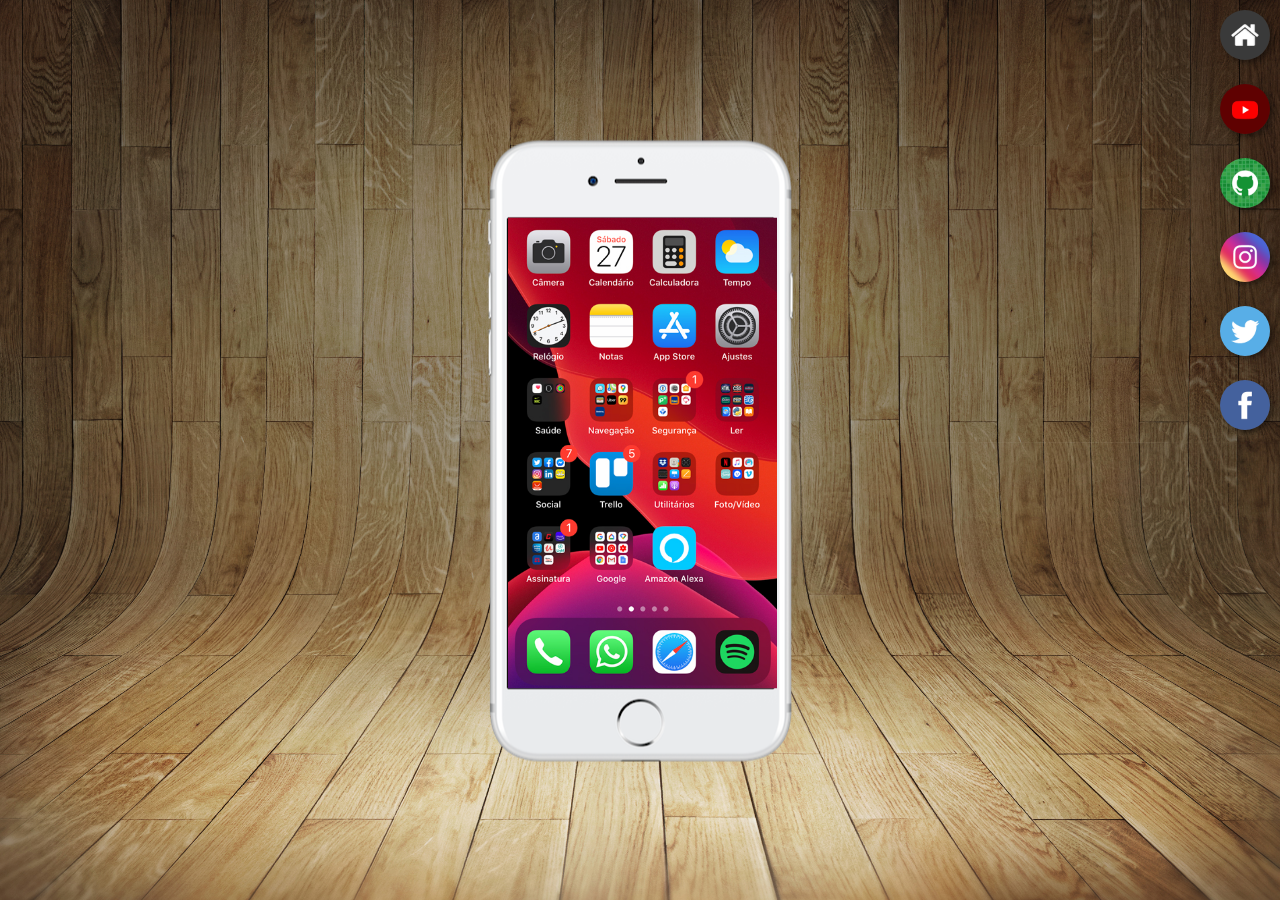
<file: index.html>
<!DOCTYPE html>
<html lang="pt-br">
<head>
    <meta charset="UTF-8">
    <meta name="viewport" content="width=device-width, initial-scale=1.0">
    <link rel="shortcut icon" href="favicon.ico" type="image/x-icon">
    <title>projeto rede socias</title>
    <link rel="stylesheet" href="estilos/style.css">
</head>
<body>
    <main>
        <section id="telefone">
            <iframe src="home.html" name="tela" id="tela" frameborder="0"></iframe>
        </section>
        <section id="redes-sociais">
            <a href="home.html" target="tela"><img src="imagens/logo-home.jpg" alt=""></a><br>
            <a href="youtube.html" target="tela"><img src="imagens/logo-youtube.jpg" alt="YouTube"></a><br>
            <a href="github.html" target="tela"><img src="imagens/logo-github.jpg" alt="GitHub"></a><br>
            <a href="instagram.html" target="tela"><img src="imagens/logo-instagram.jpg" alt="Instagram"></a><br>
            <a href="twiter.html" target="tela"><img src="imagens/logo-twitter.jpg" alt="Twitter"></a><br>
            <a href="facebook.html" target="tela"><img src="imagens/logo-facebook.jpg" alt="Facebook"></a>
        </section>
    </main>
</body>
</html>
</file>
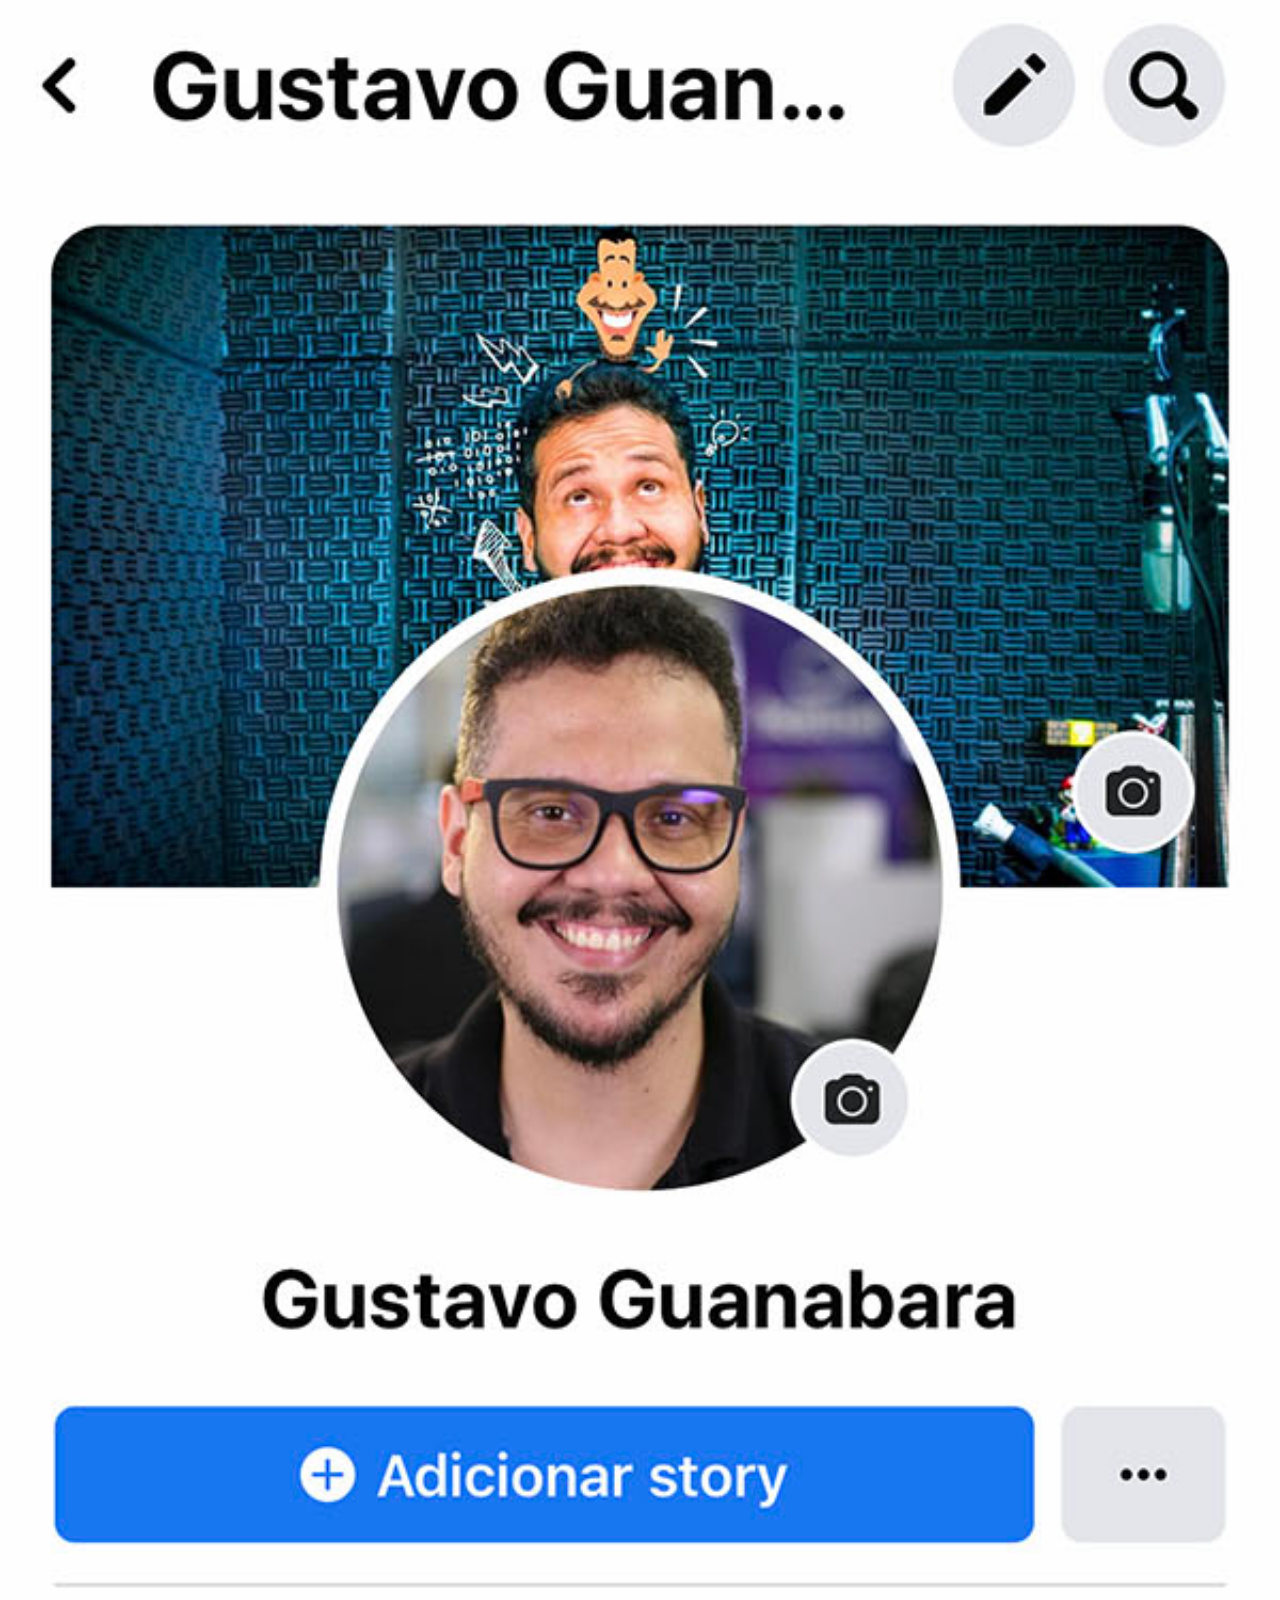
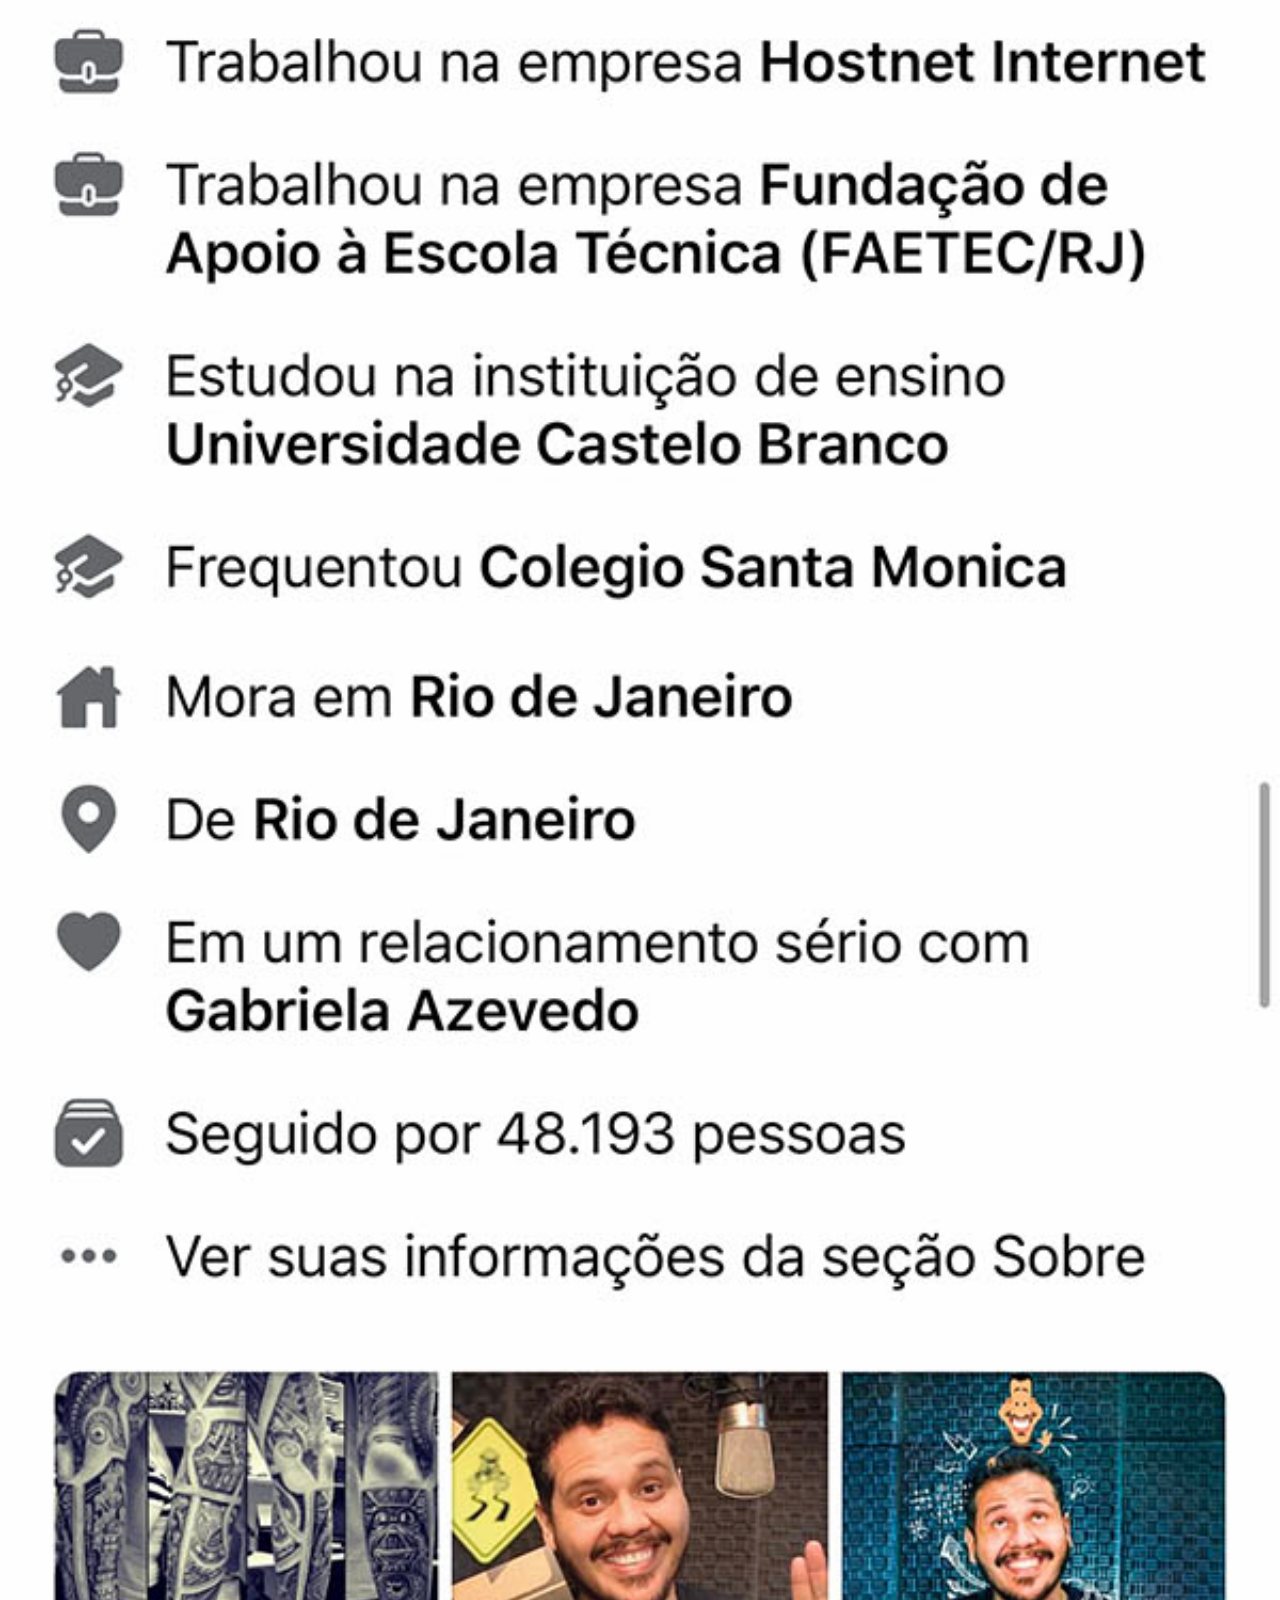
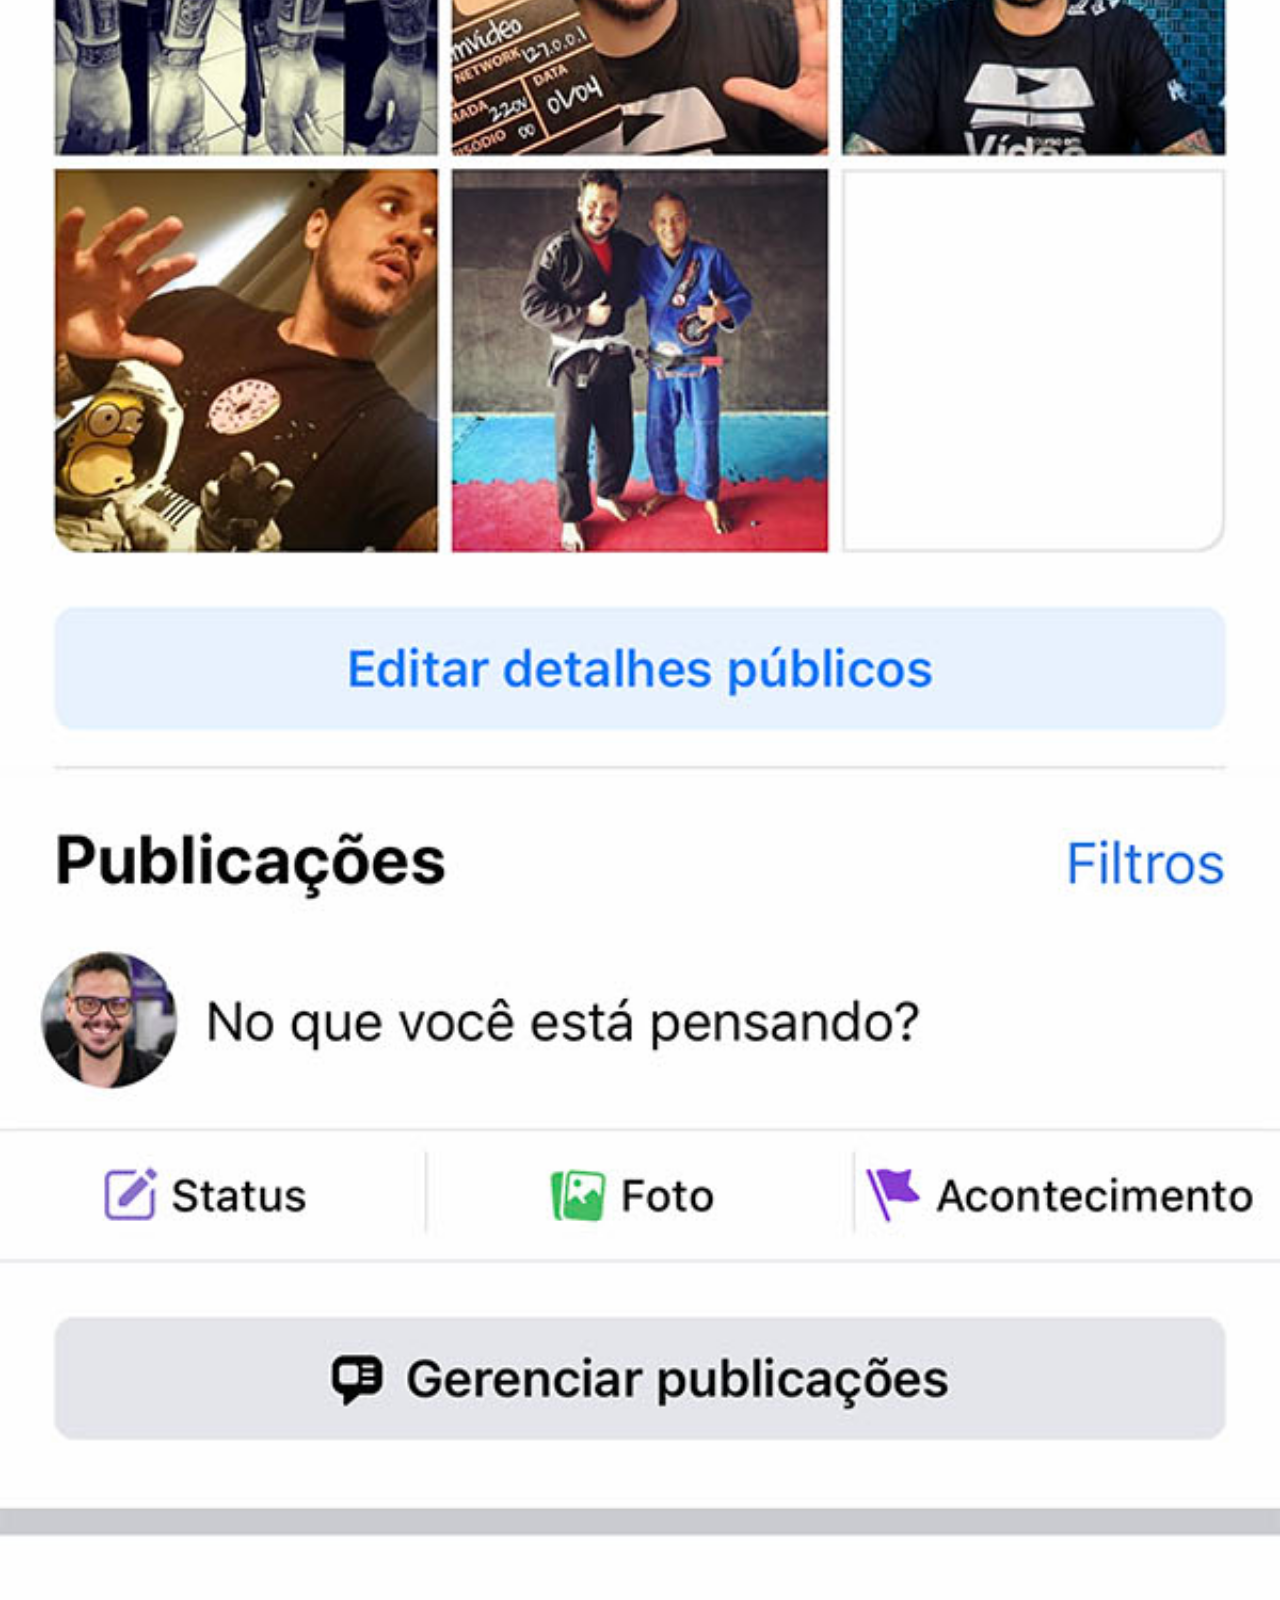
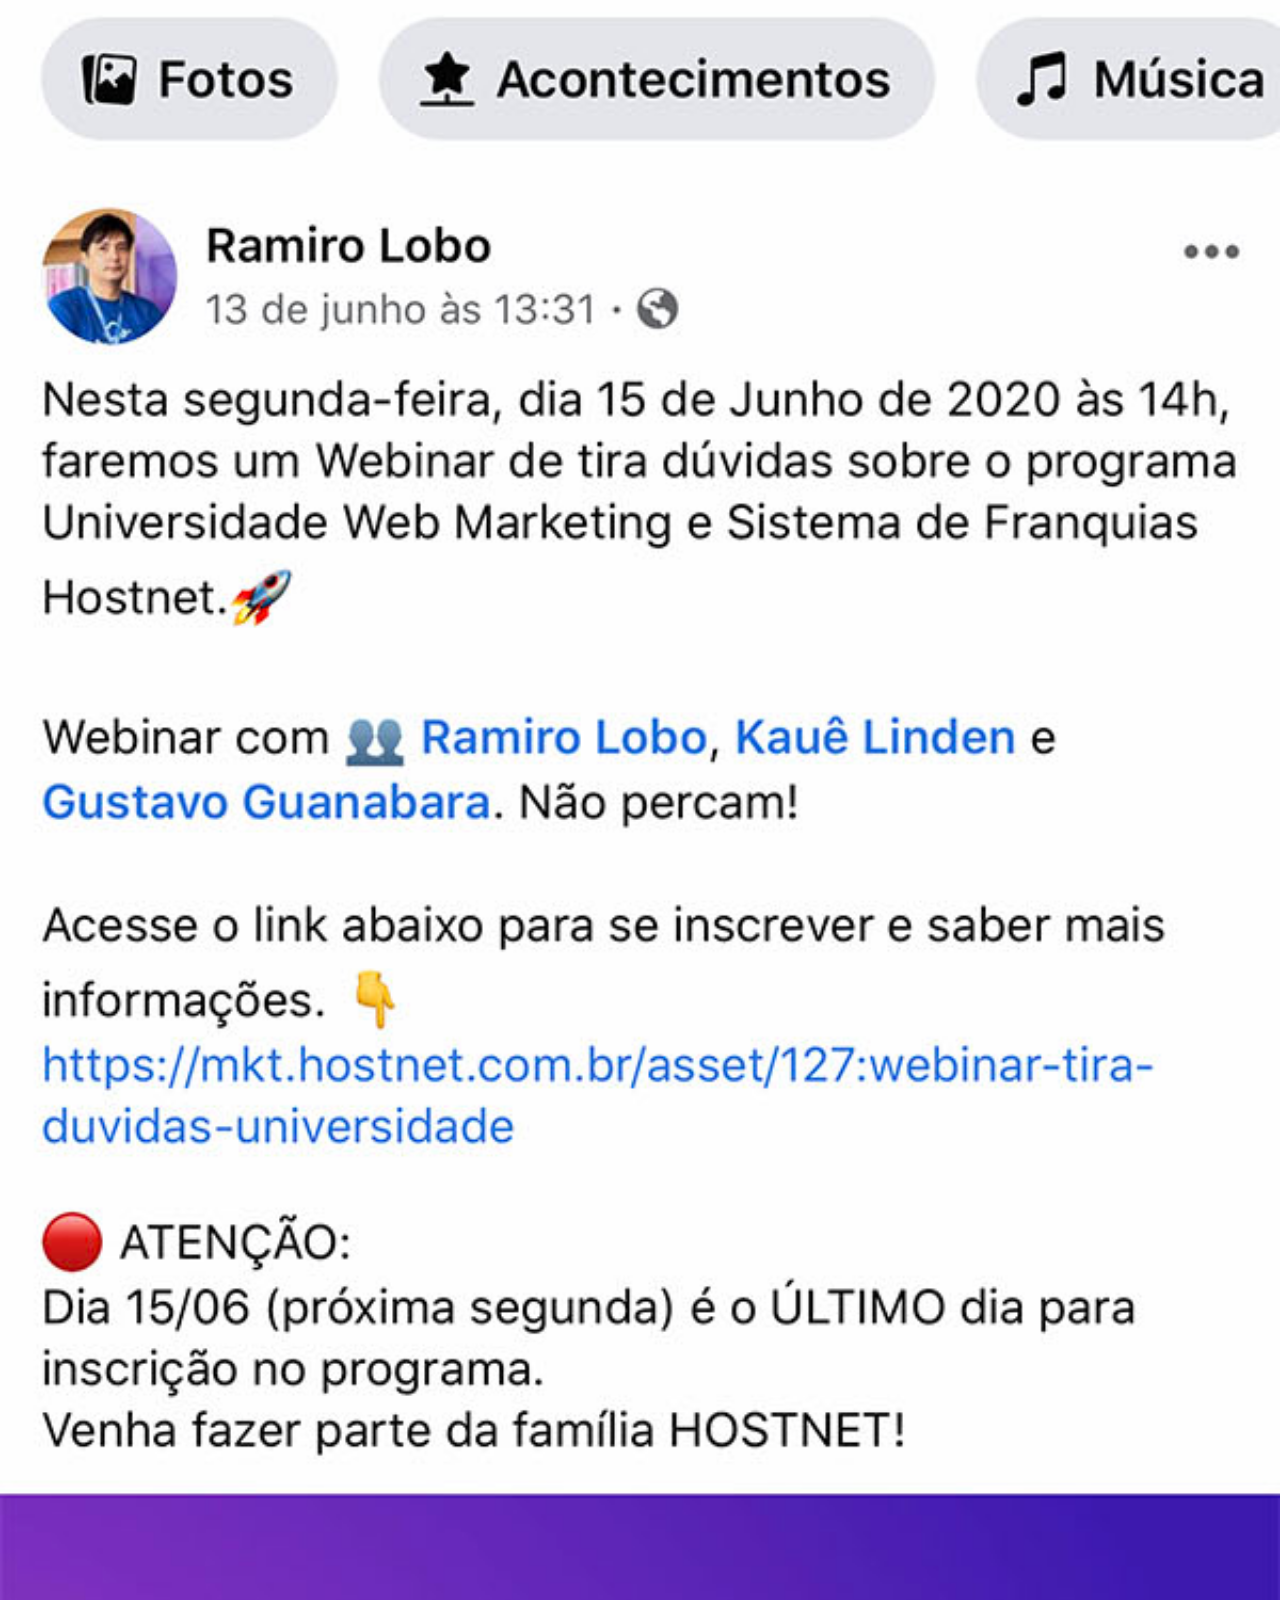
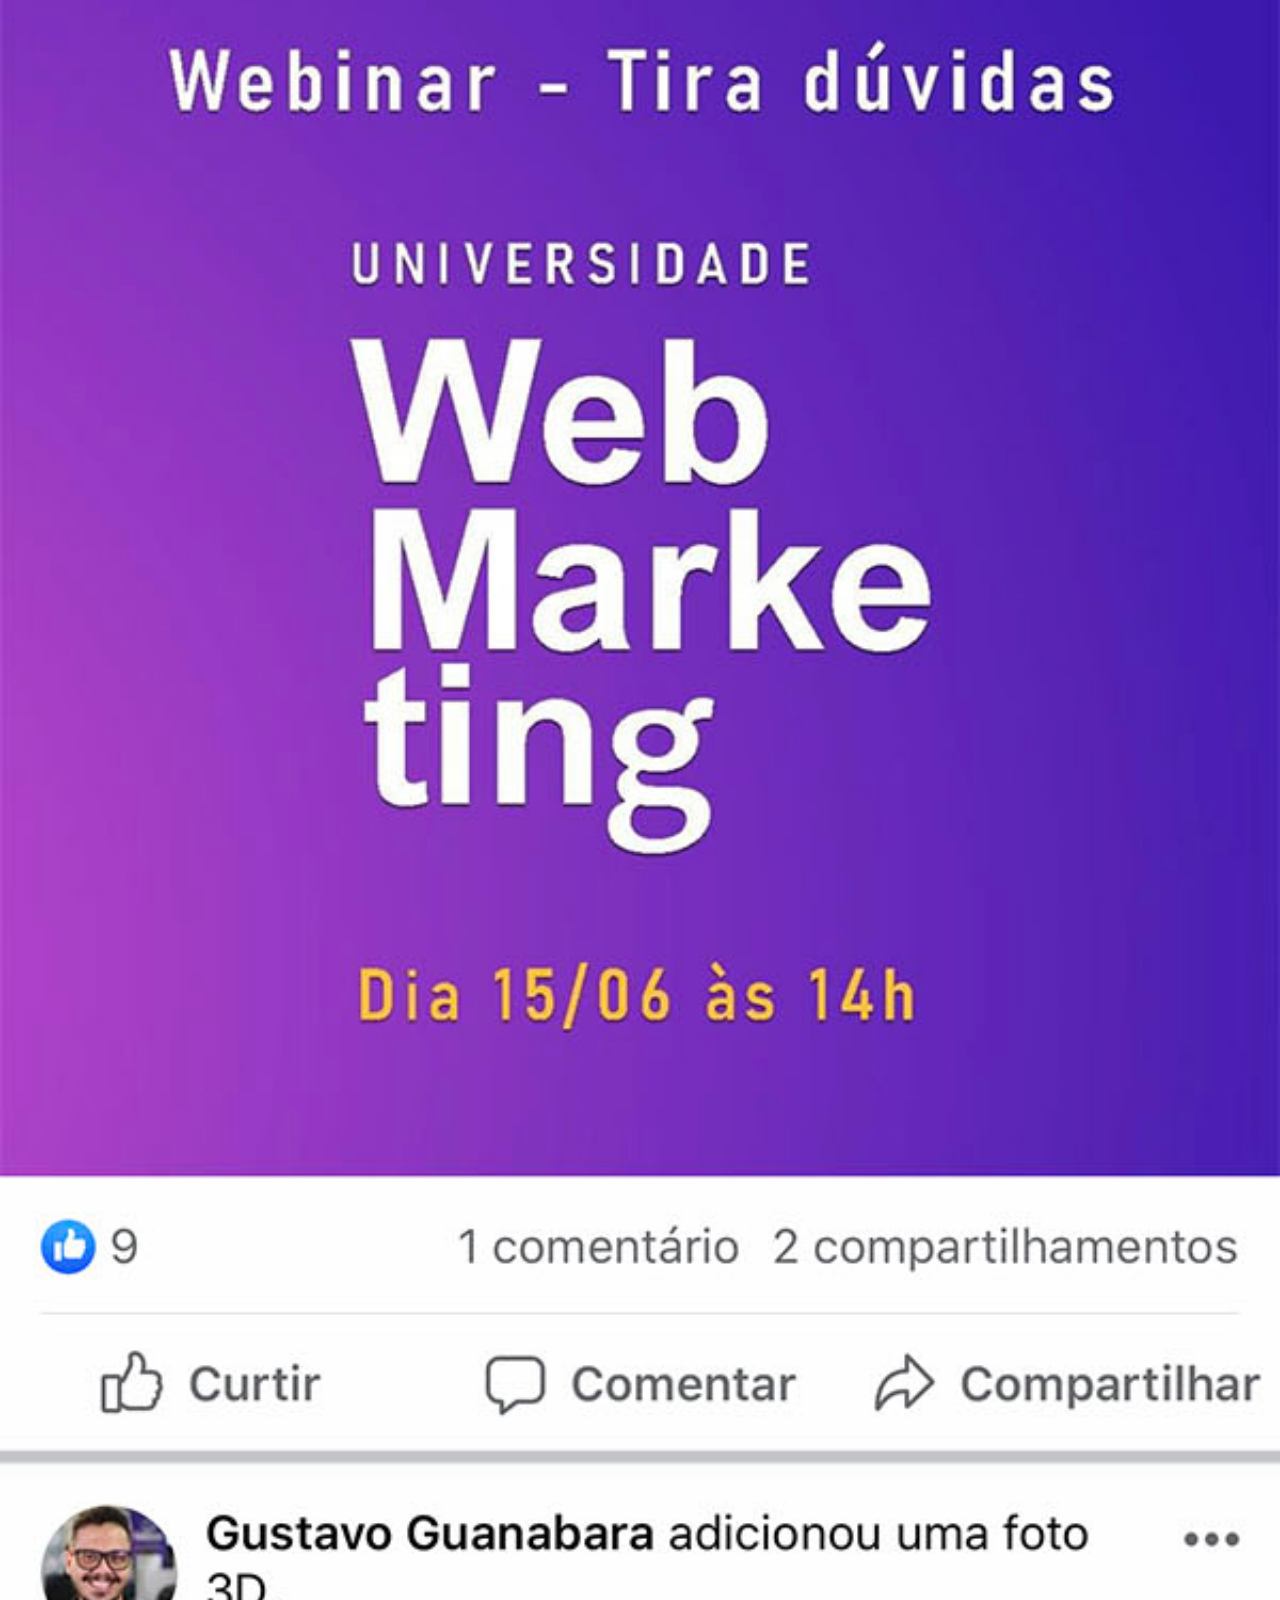
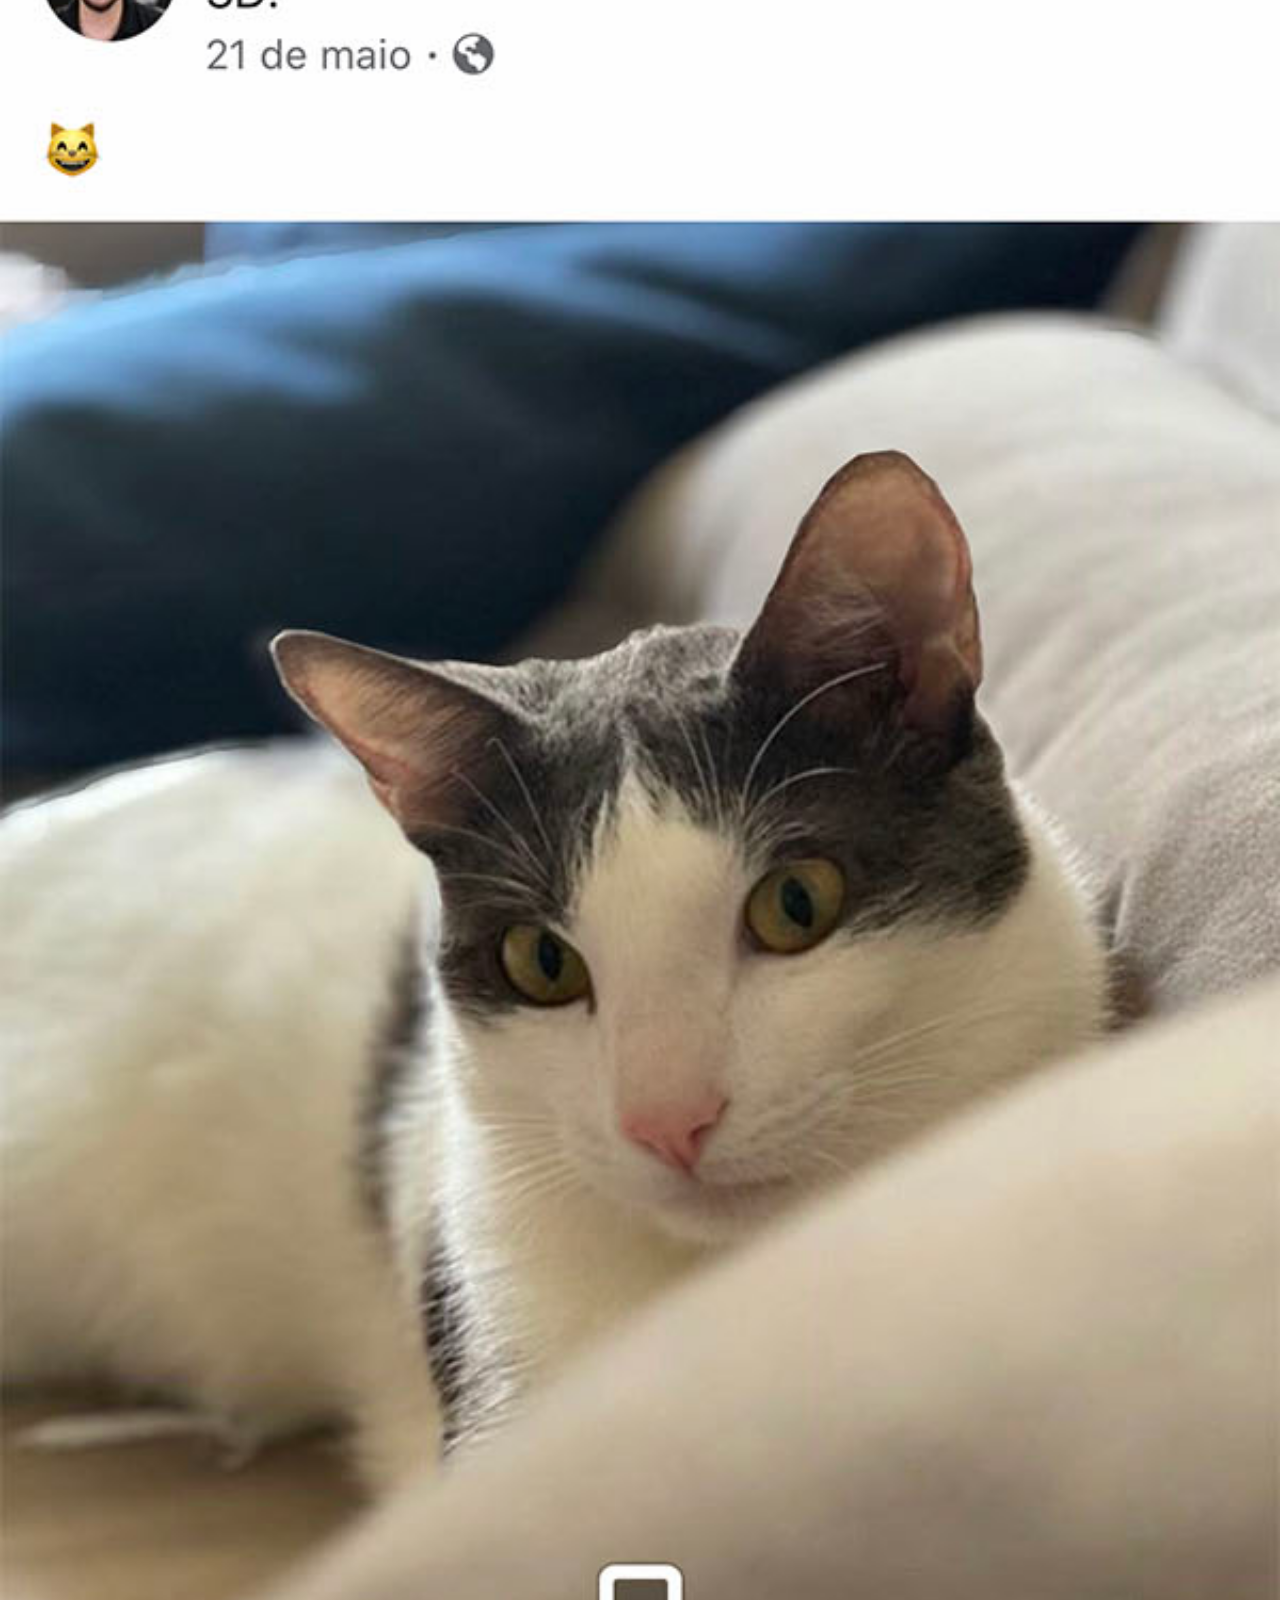
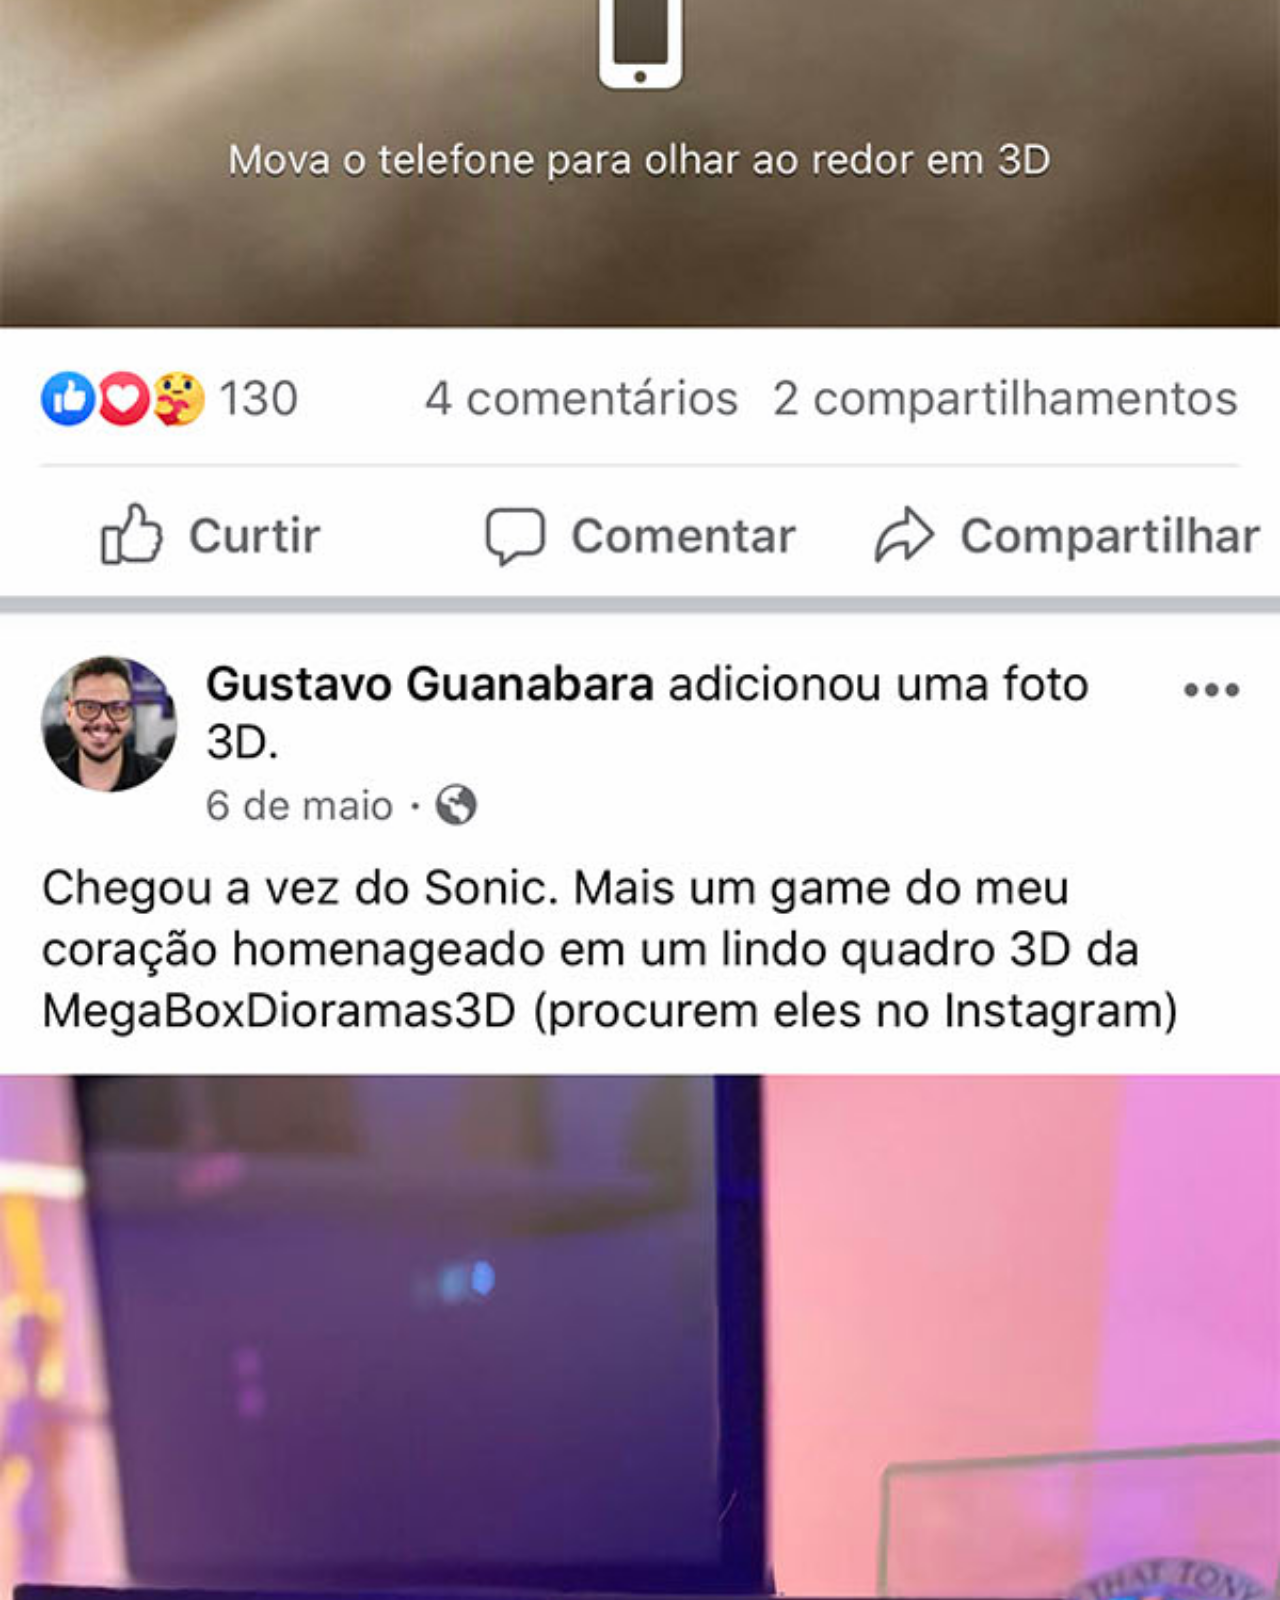
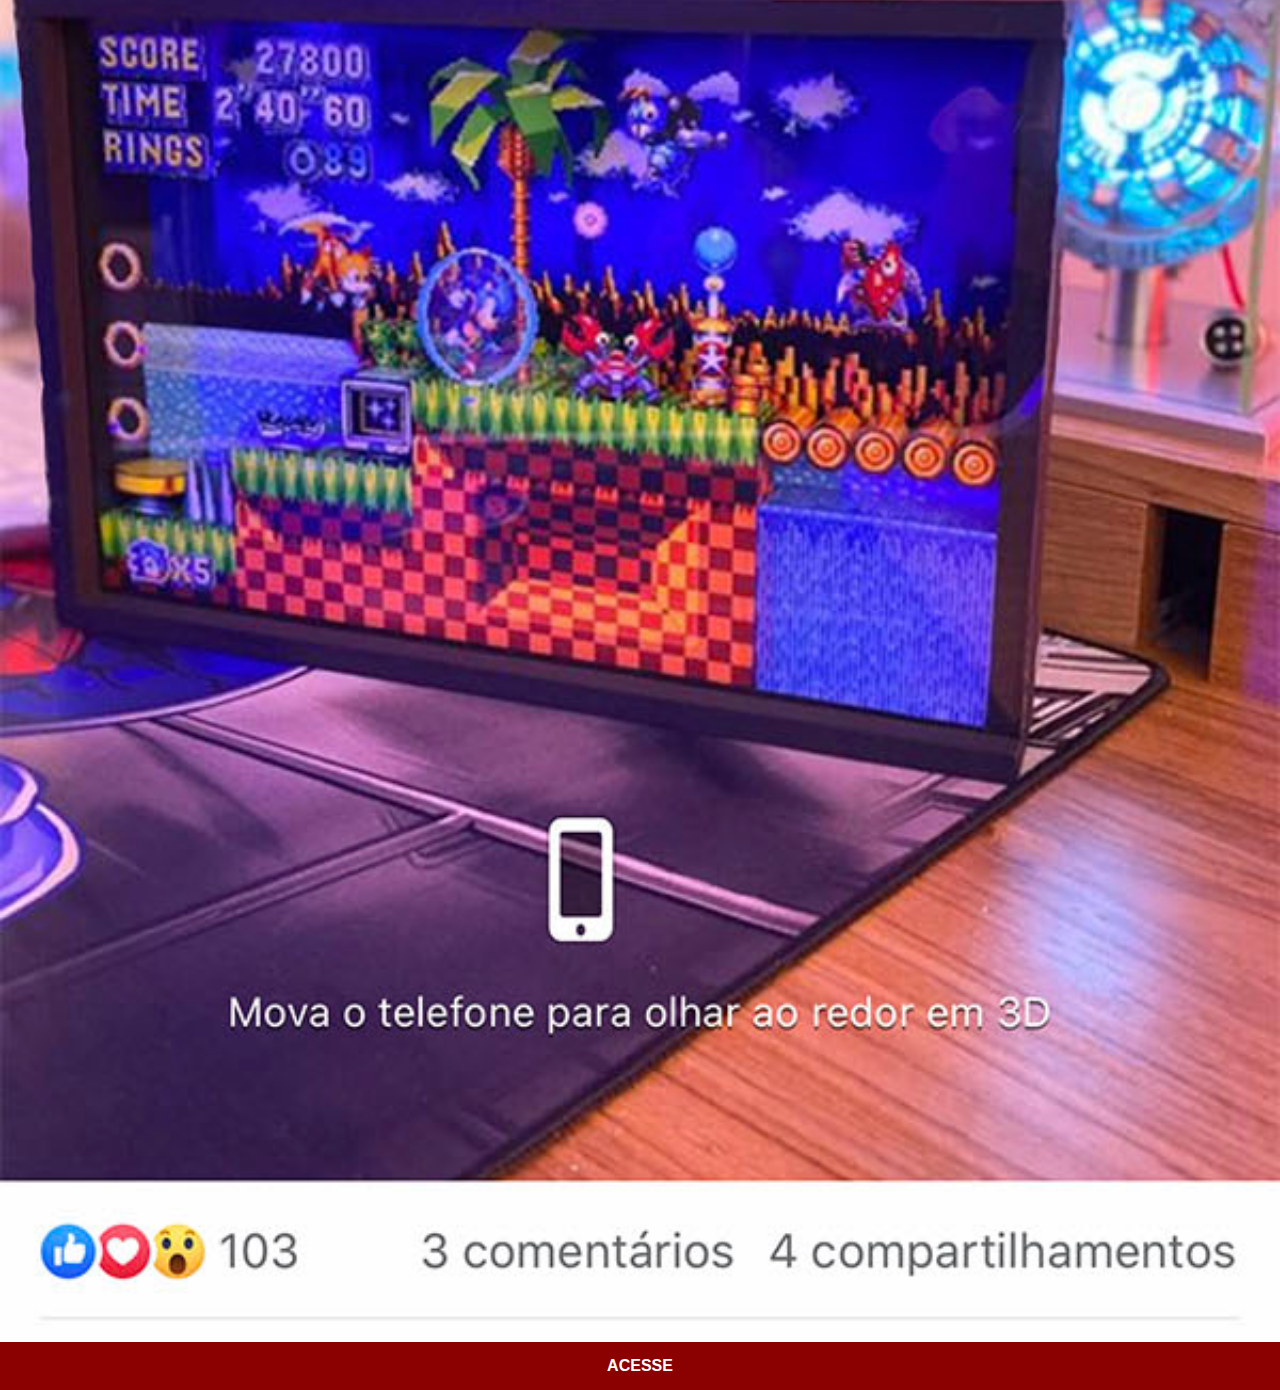
<file: facebook.html>
<!DOCTYPE html>
<html lang="pt-br">
<head>
    <meta charset="UTF-8">
    <meta name="viewport" content="width=device-width, initial-scale=1.0">
    <title>Facebook</title>
    <link rel="stylesheet" href="estilos/social.css">
</head>
<body>
    <img src="imagens/tela-facebook.jpg" alt="Facebook">
    <a href="https://www.Facebook.com/cassiofelippi/" target="_blank">ACESSE</a>
</body>
</html>
</file>
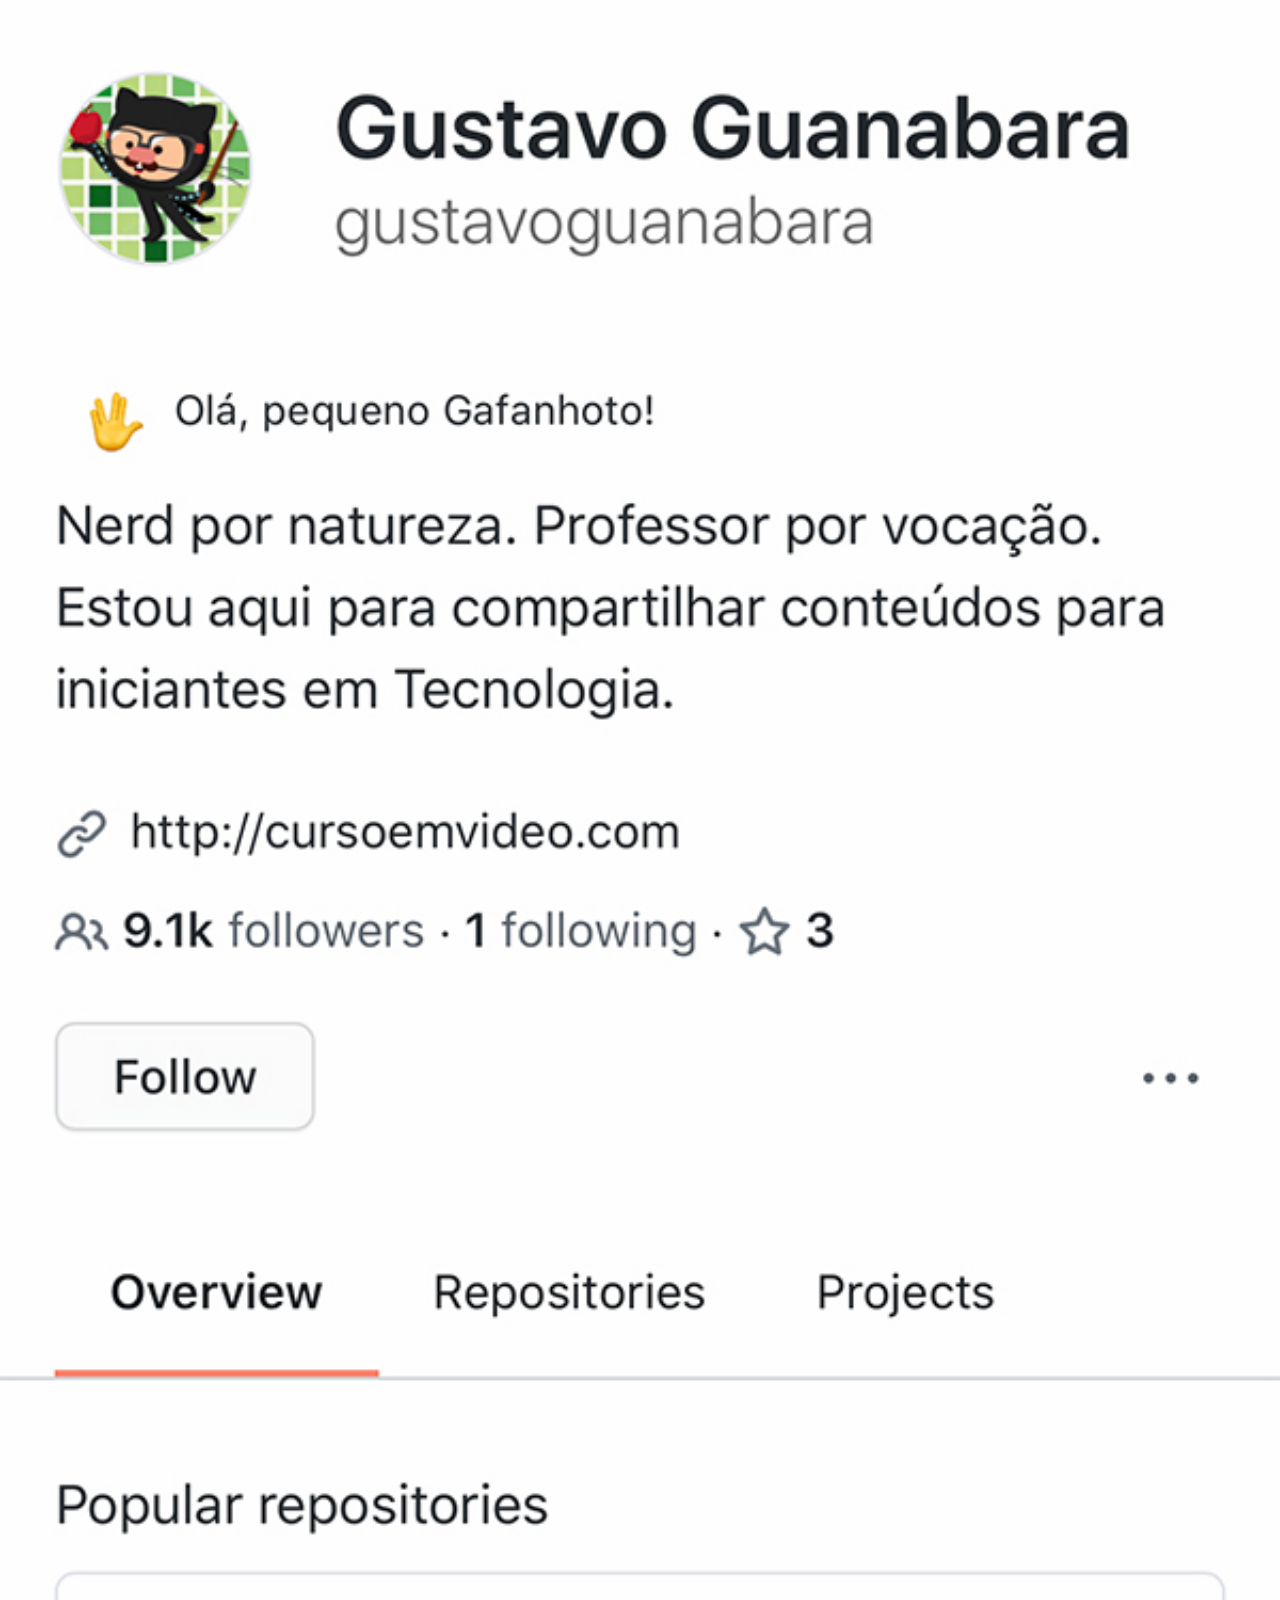
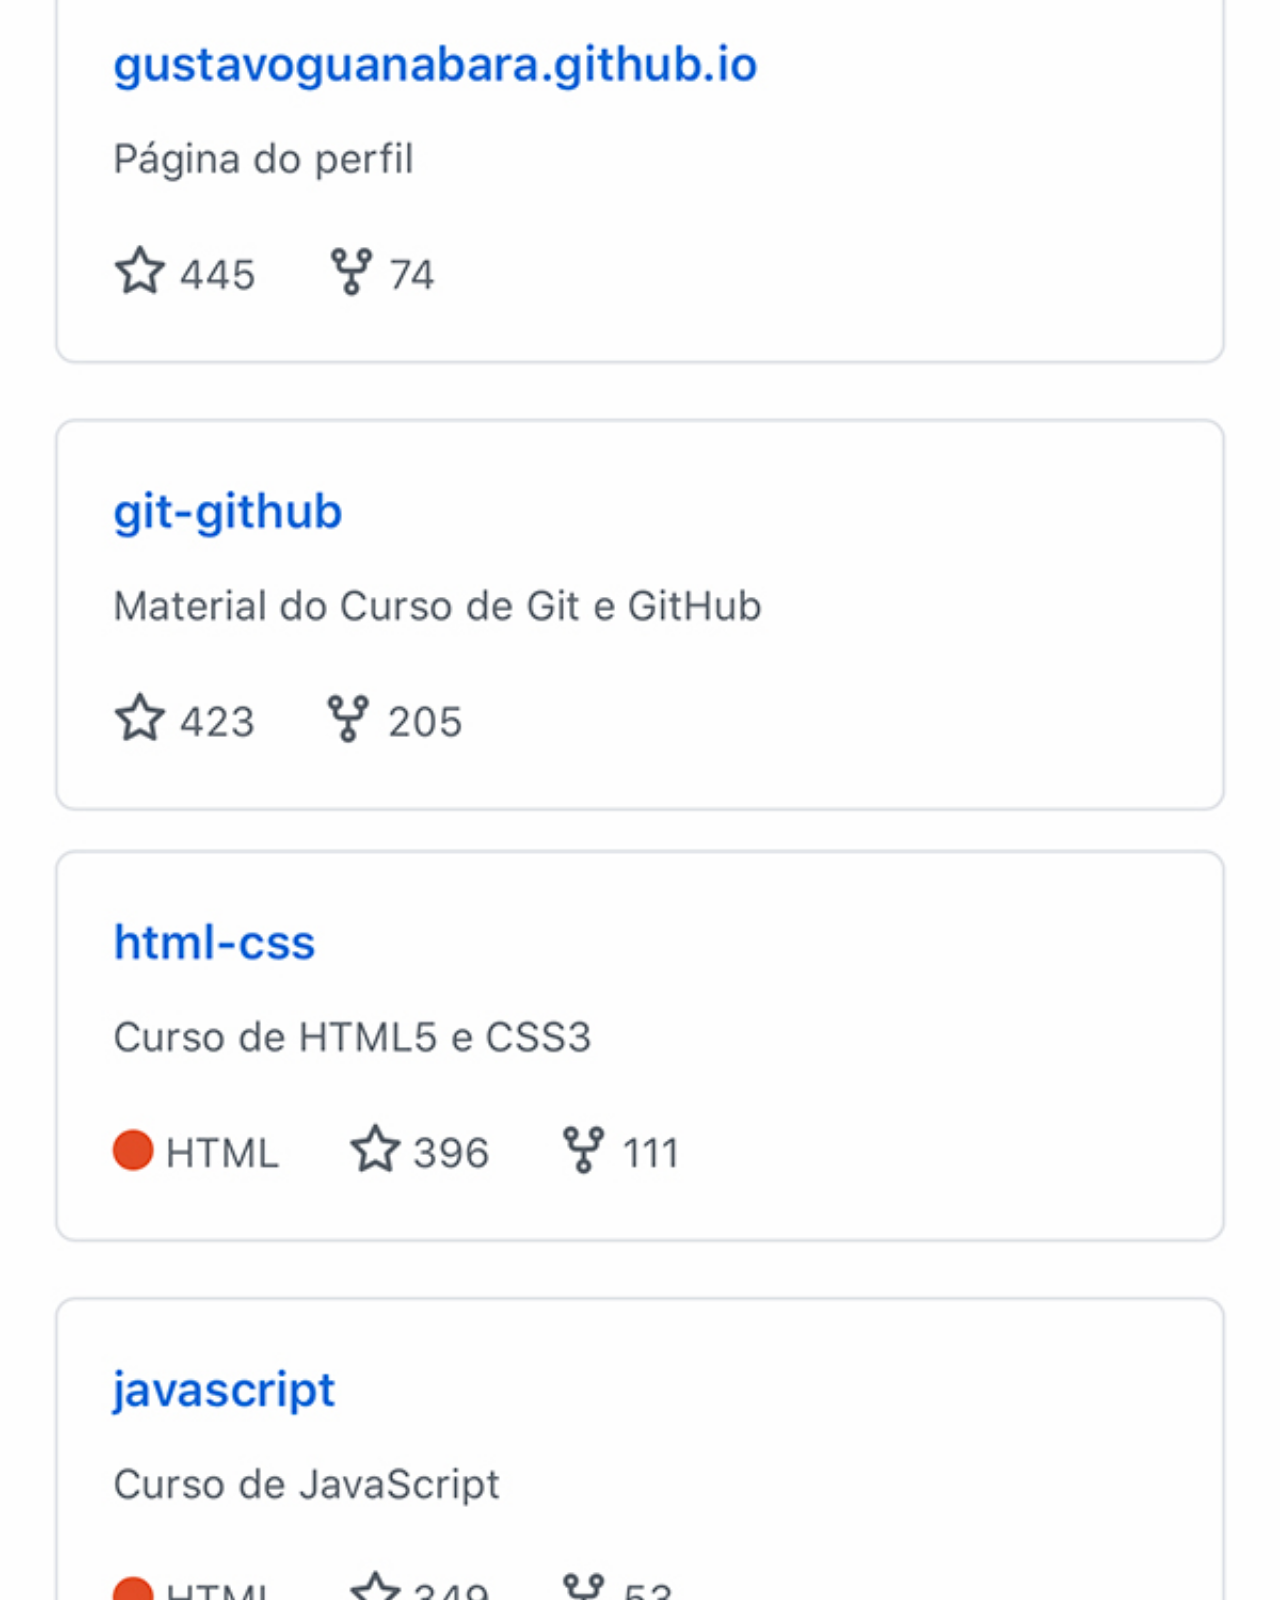
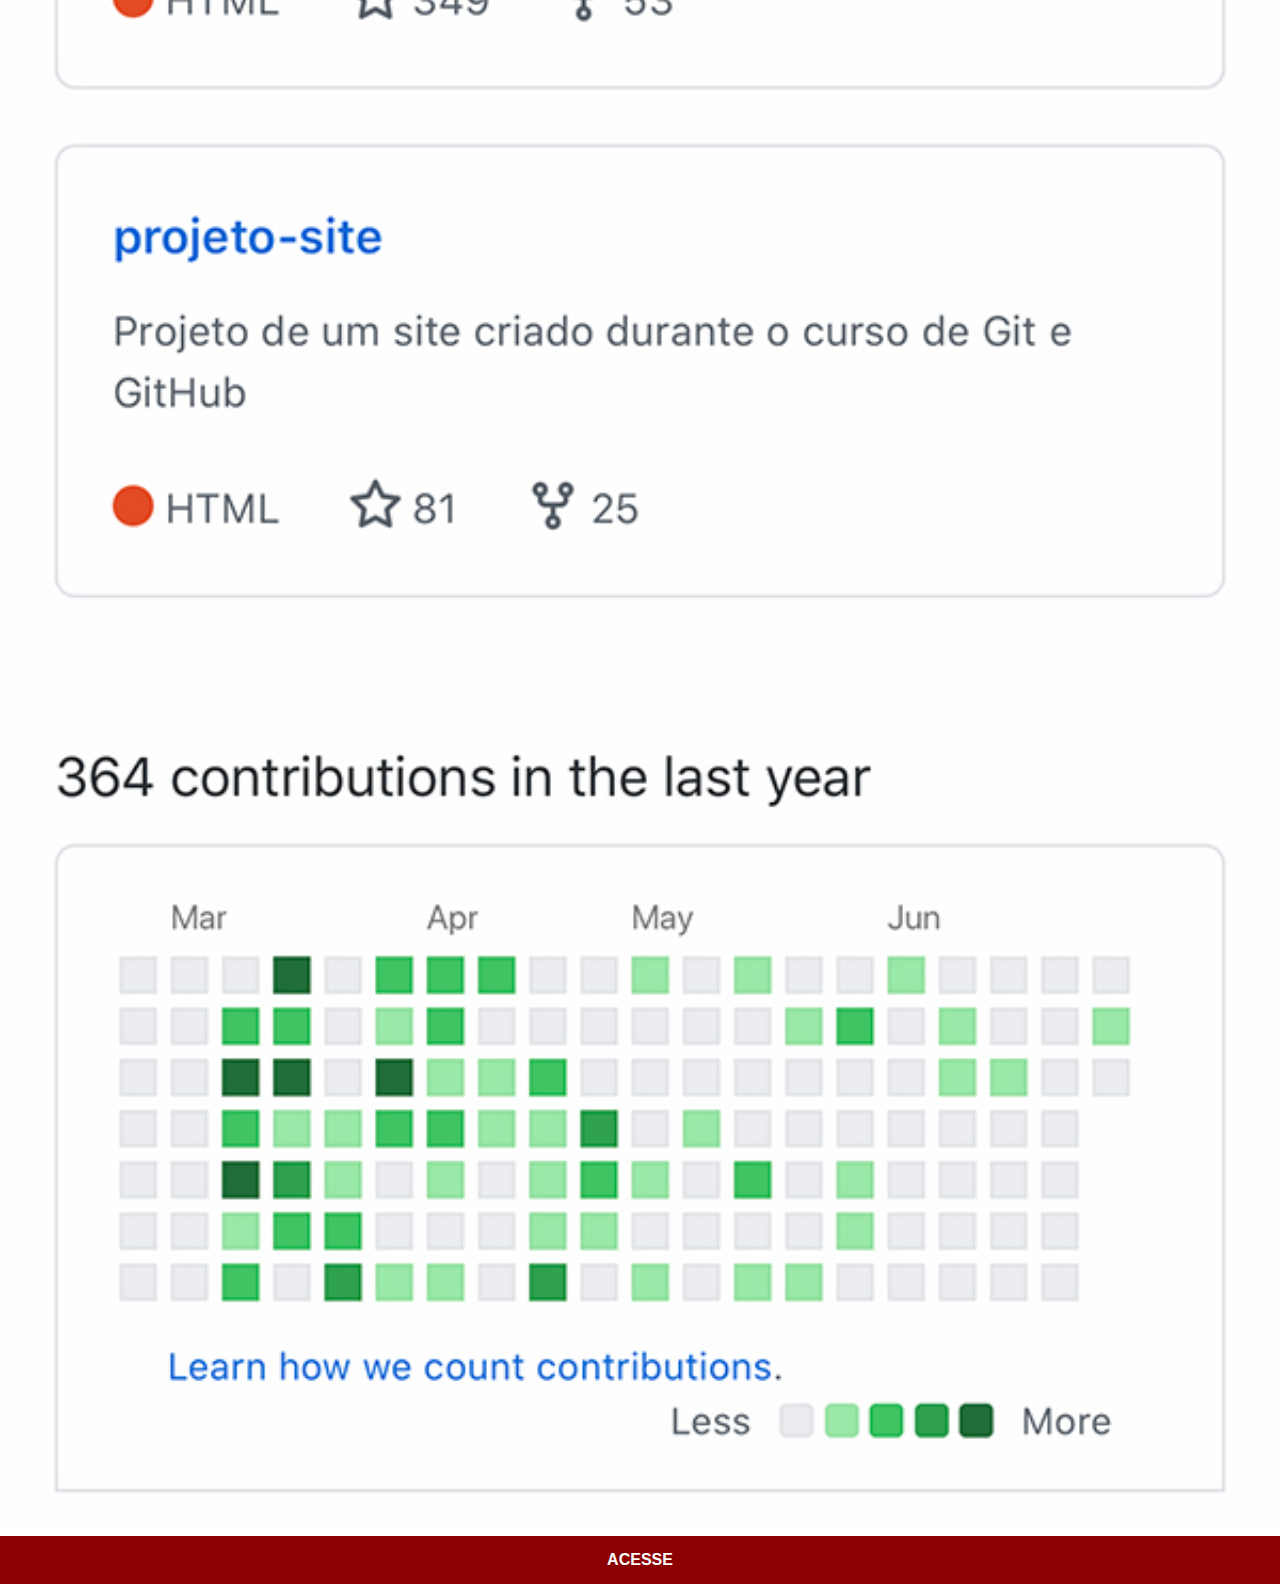
<file: github.html>
<!DOCTYPE html>
<html lang="pt-br">
<head>
    <meta charset="UTF-8">
    <meta name="viewport" content="width=device-width, initial-scale=1.0">
    <title>GitHub</title>
    <link rel="stylesheet" href="estilos/social.css">
</head>
<body>
    <img src="imagens/tela-github.jpg" alt="GitHub">
    <a href="https://github.com/cassio14" target="_blank">ACESSE</a>
</body>
</html>
</file>
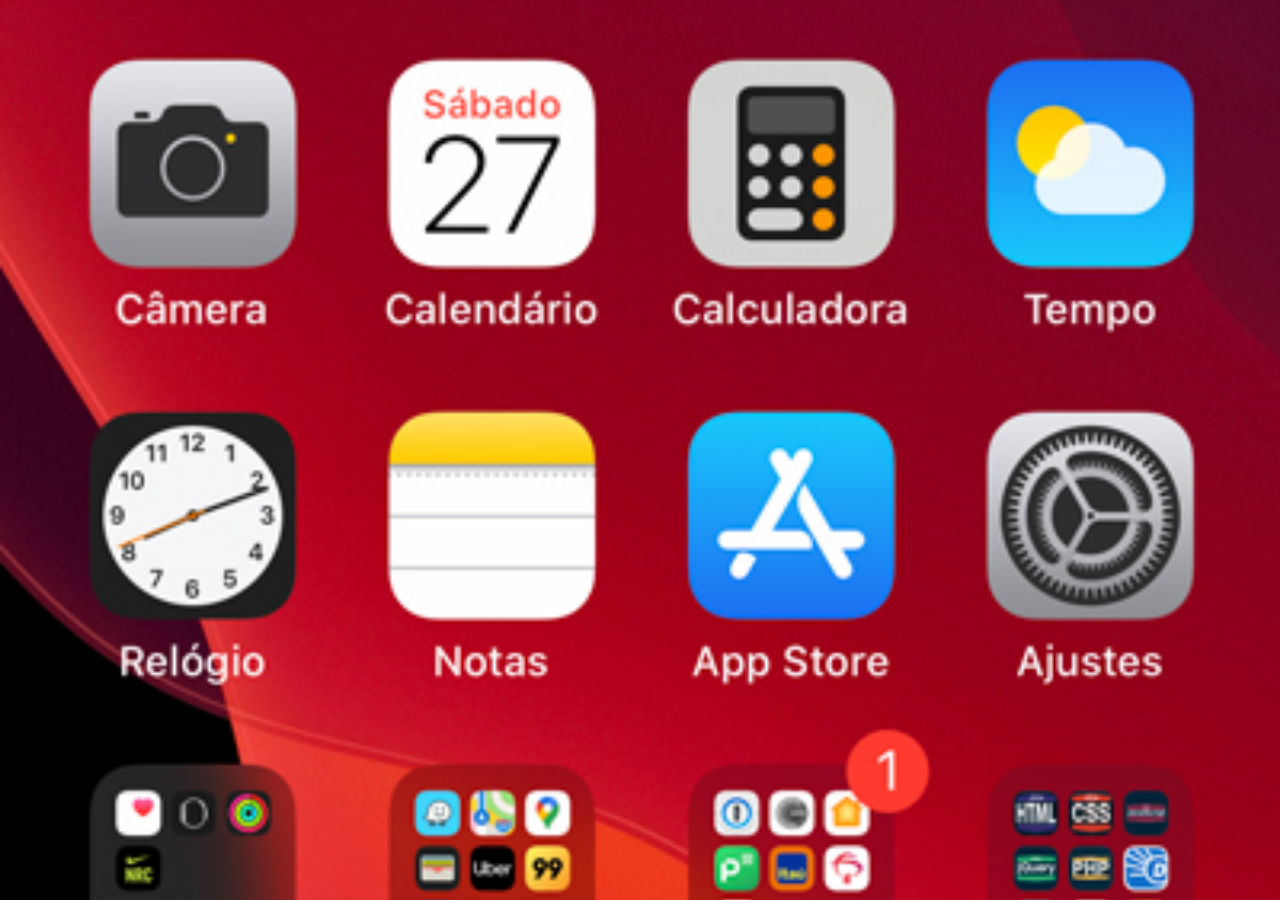
<file: home.html>
<!DOCTYPE html>
<html lang="pt-br">
<head>
    <meta charset="UTF-8">
    <meta name="viewport" content="width=device-width, initial-scale=1.0">
    <title>Home</title>
    <style>
        * {
            margin: 0px;
            padding: 0px;
        }

        body {
            width: 100vw;
            height: 100vh;
            background:  url('./imagens/tela-home.jpg') no-repeat top center; 
            background-size: cover;
        }
    </style>
</head>
<body>
    
</body>
</html>
</file>
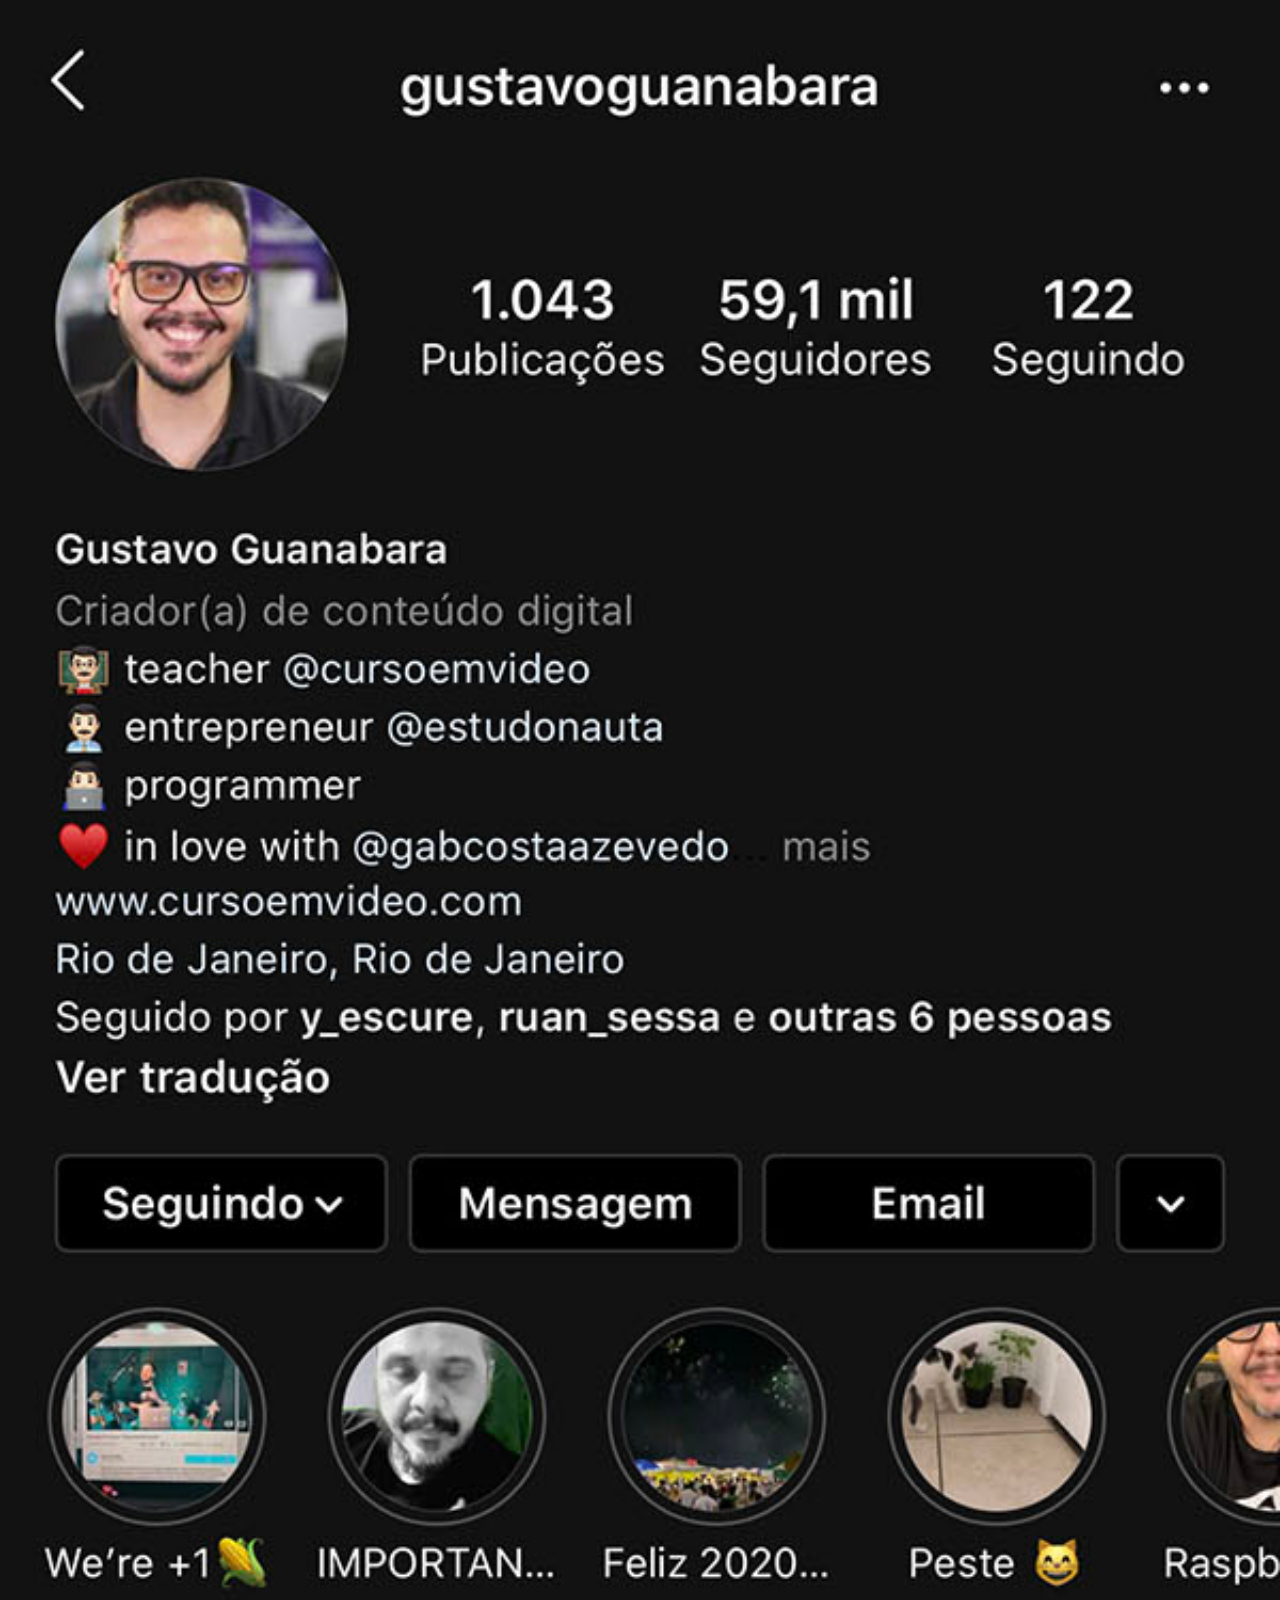
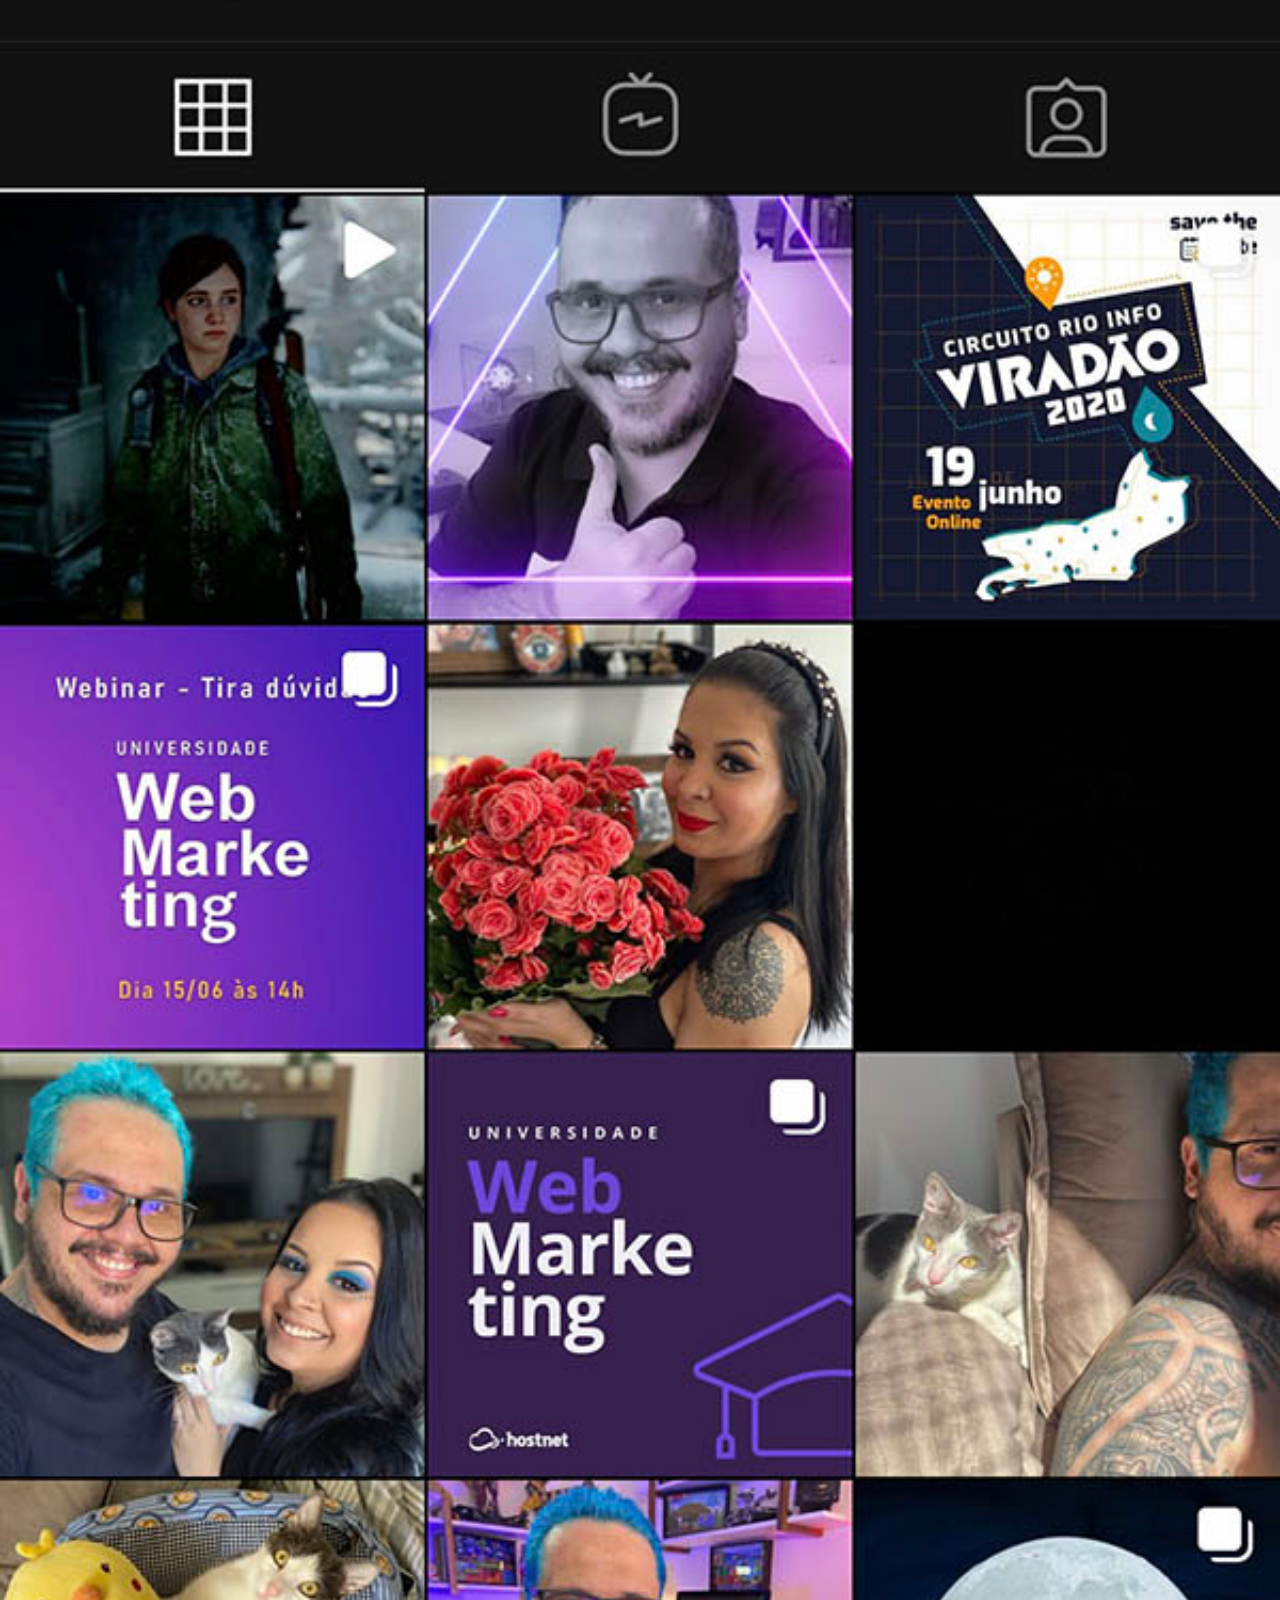
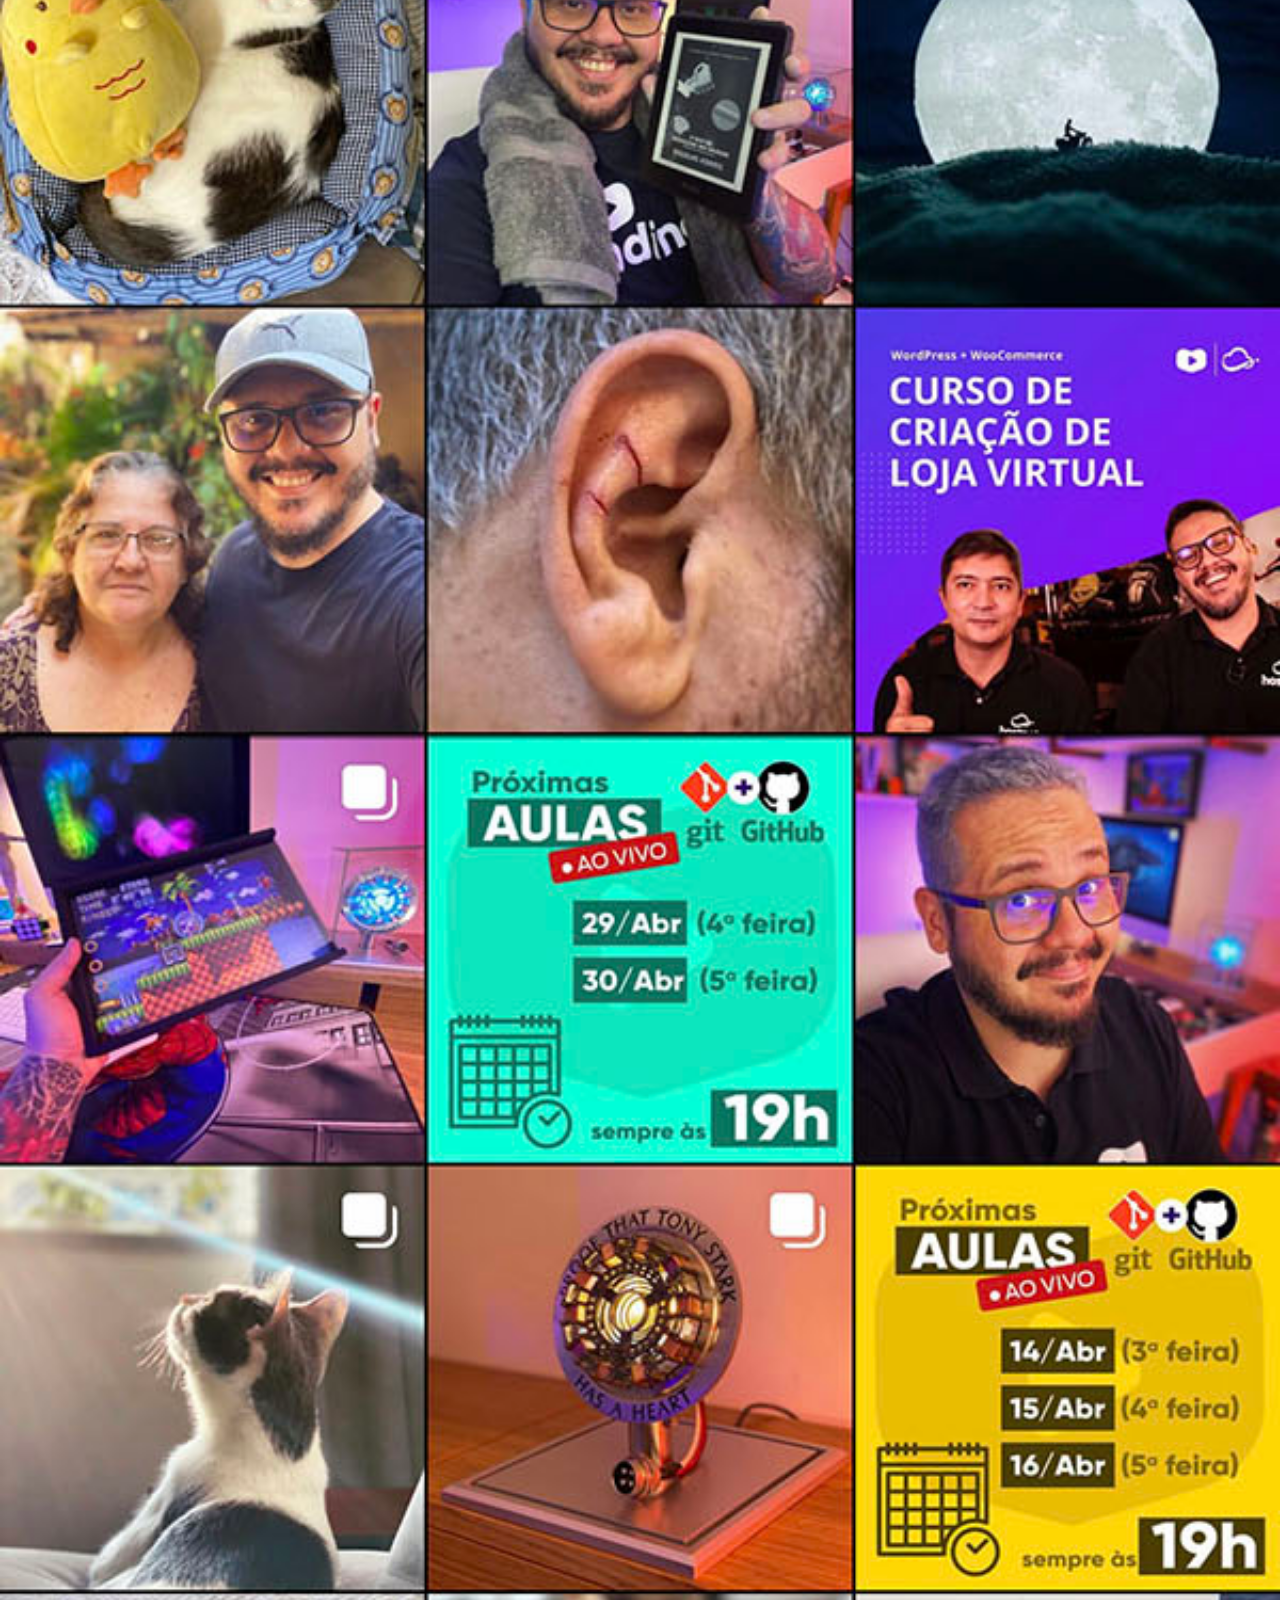
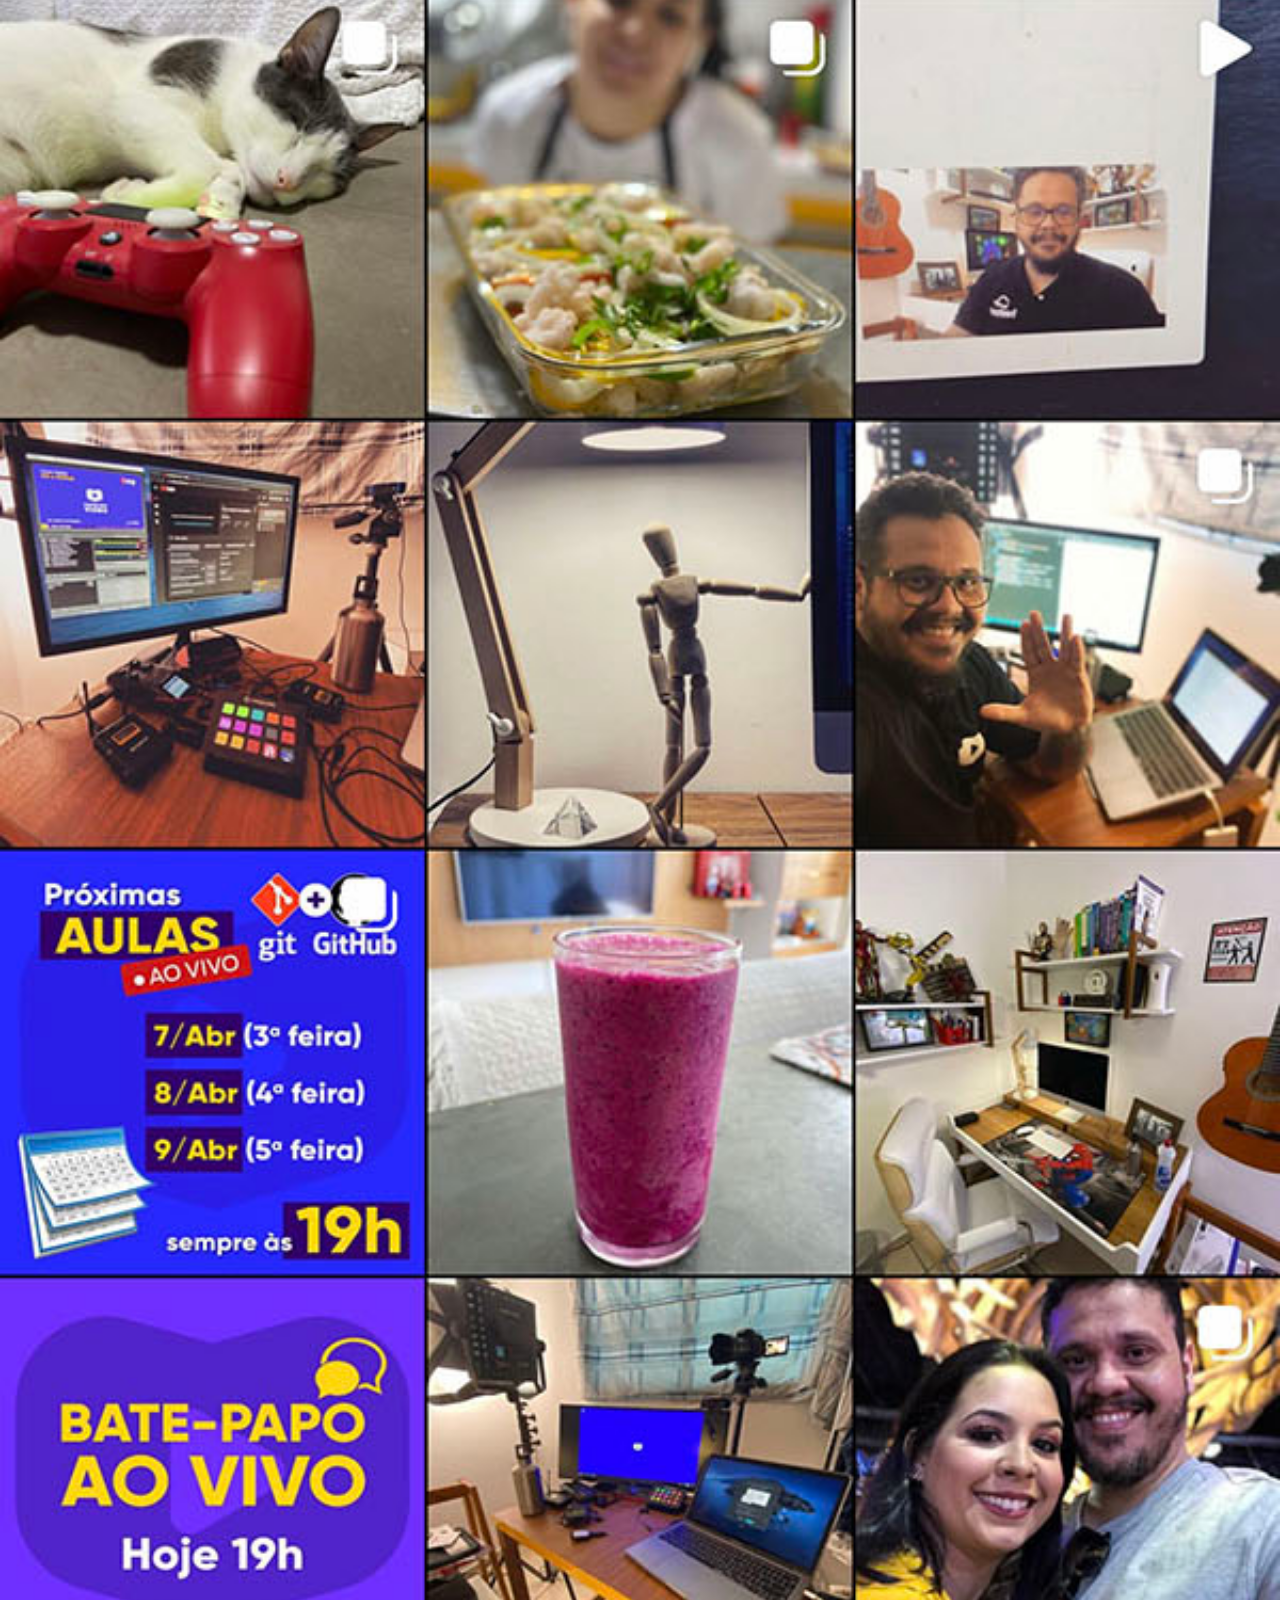
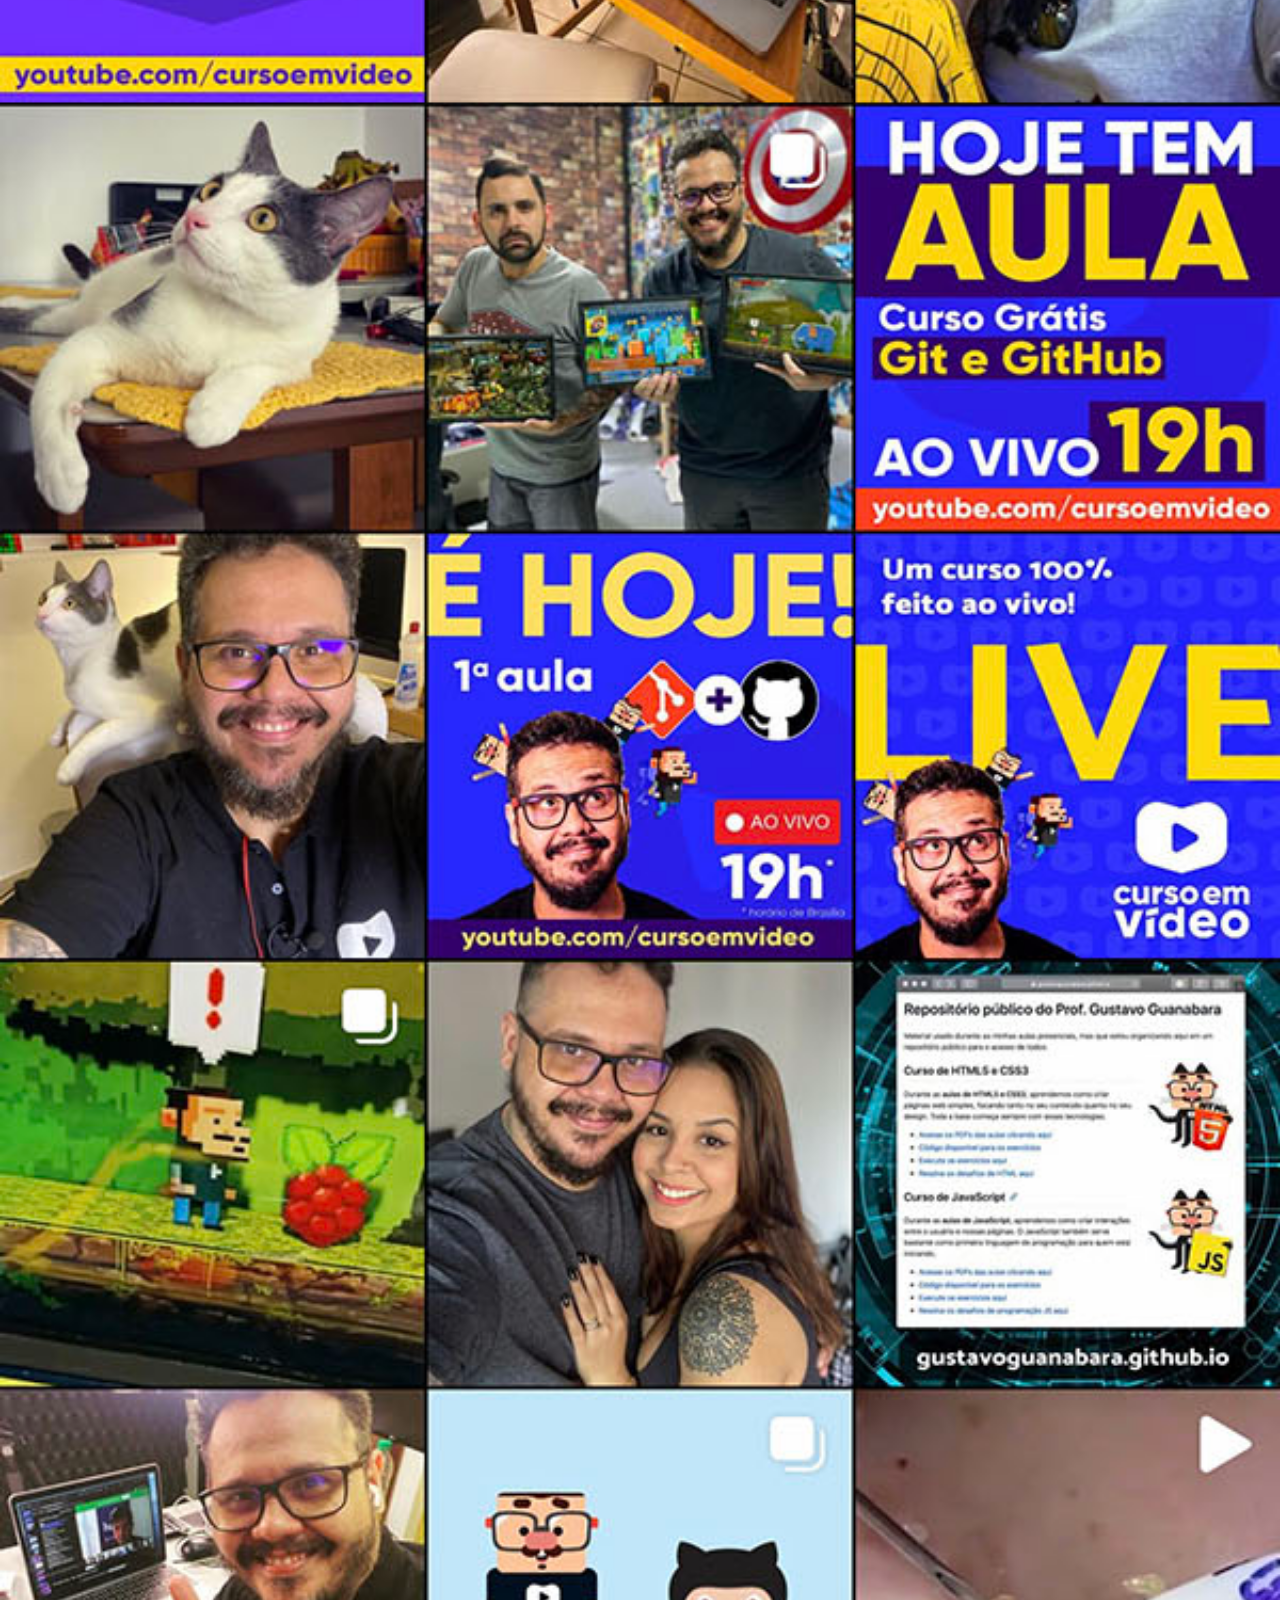
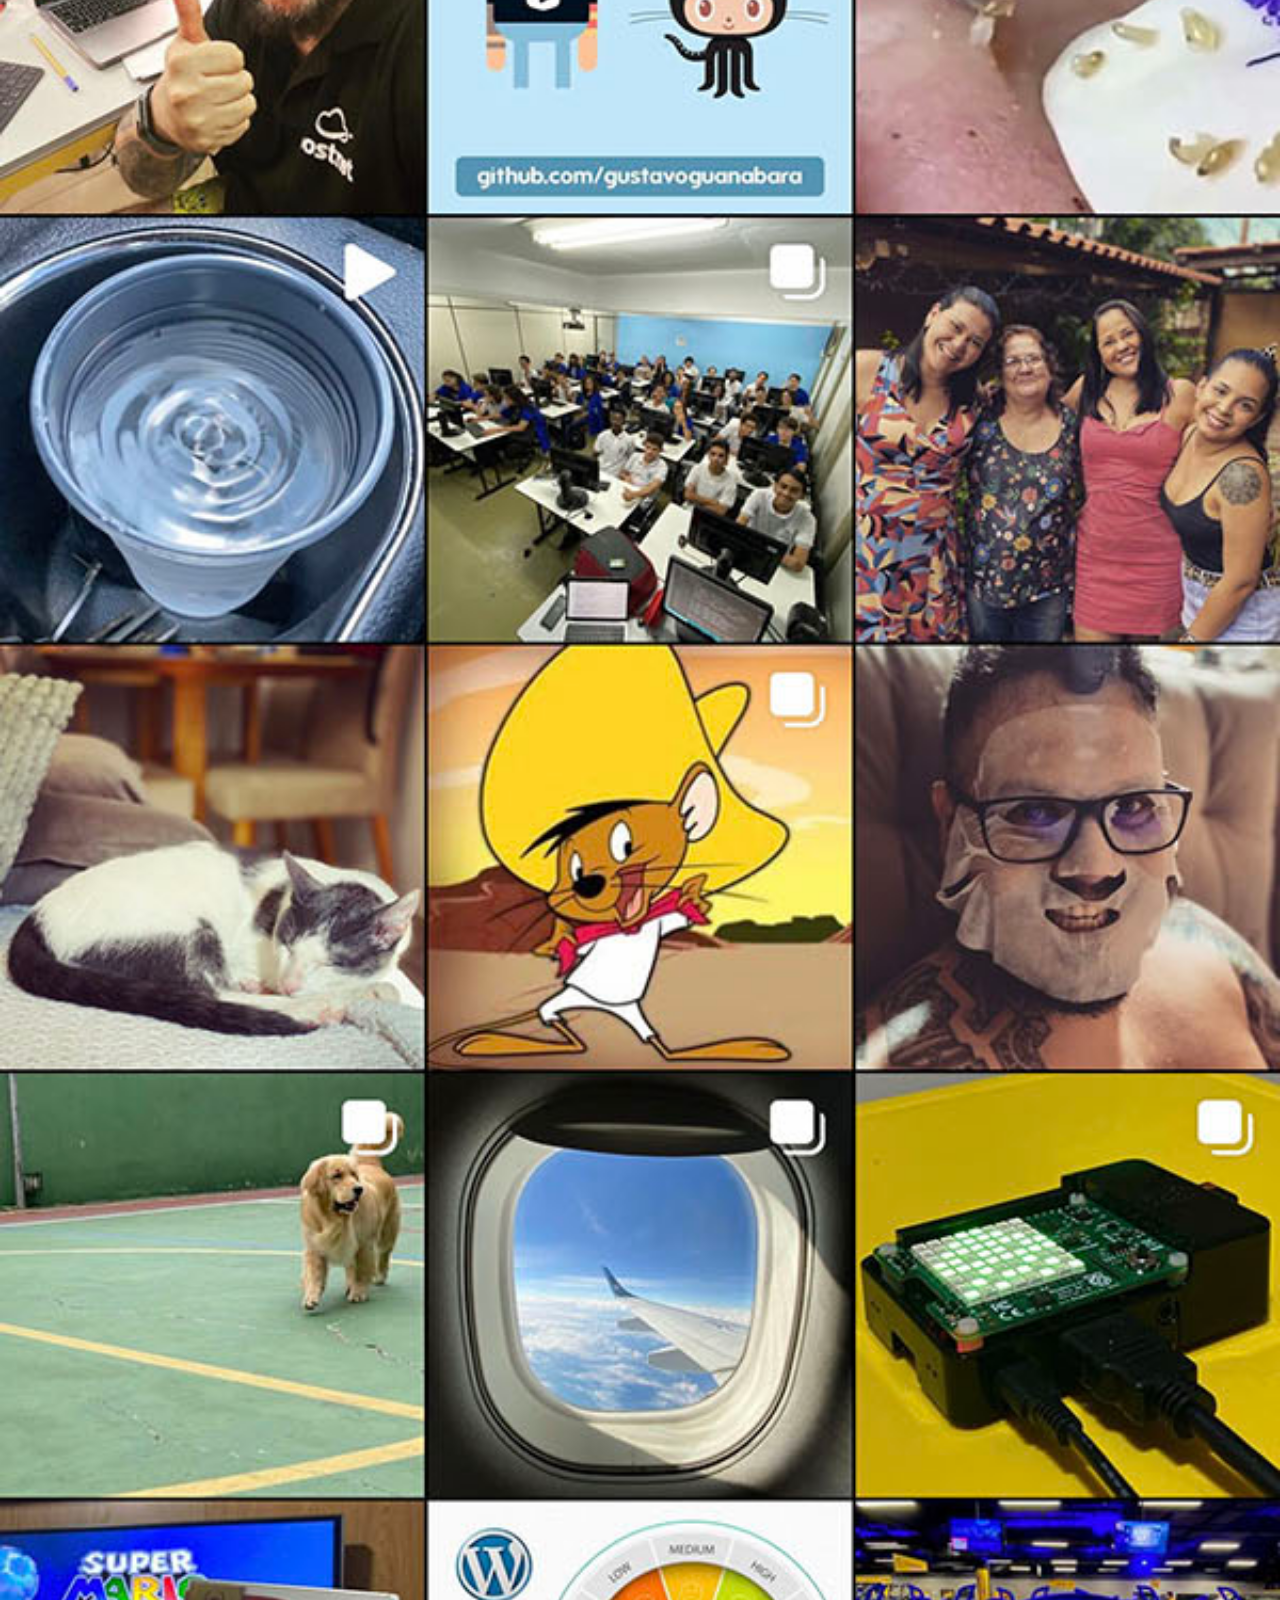
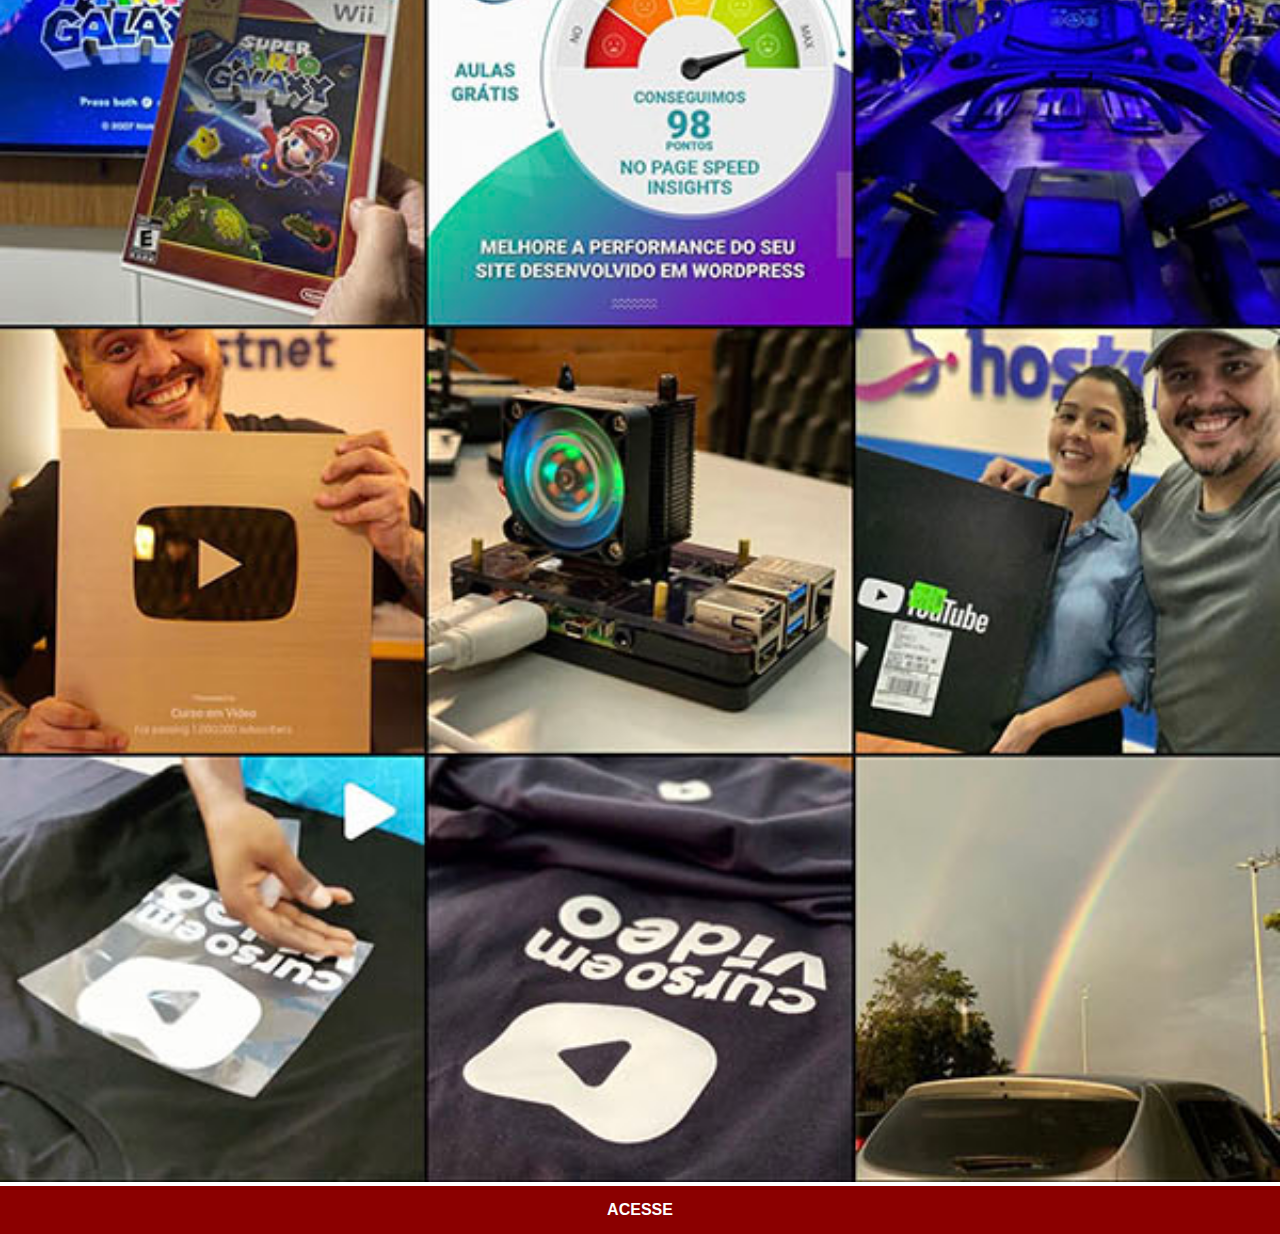
<file: instagram.html>
<!DOCTYPE html>
<html lang="pt-br">
<head>
    <meta charset="UTF-8">
    <meta name="viewport" content="width=device-width, initial-scale=1.0">
    <title>Instagram</title>
    <link rel="stylesheet" href="estilos/social.css">
</head>
<body>
    <img src="imagens/tela-instagram.jpg" alt="instagram">
    <a href="https://www.instagram.com/cassio_14__/" target="_blank">ACESSE</a>
</body>
</html>
</file>
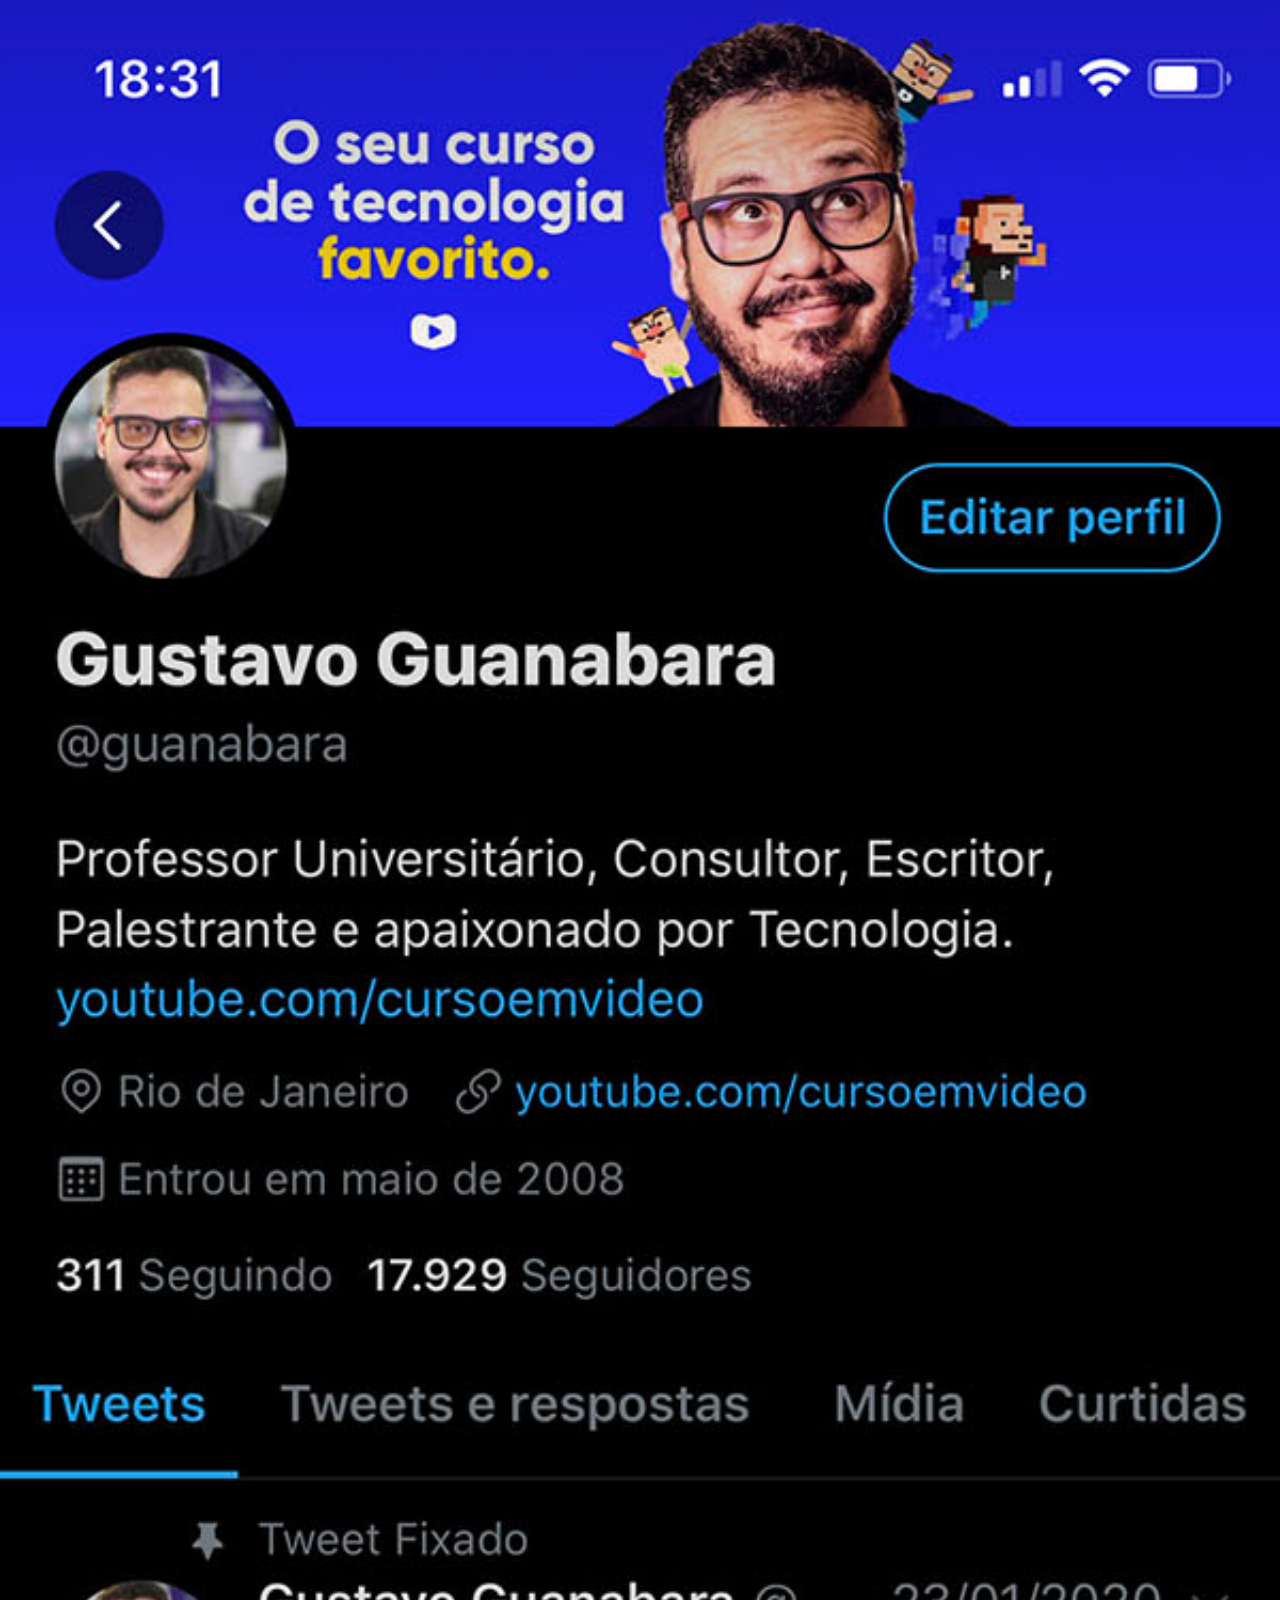
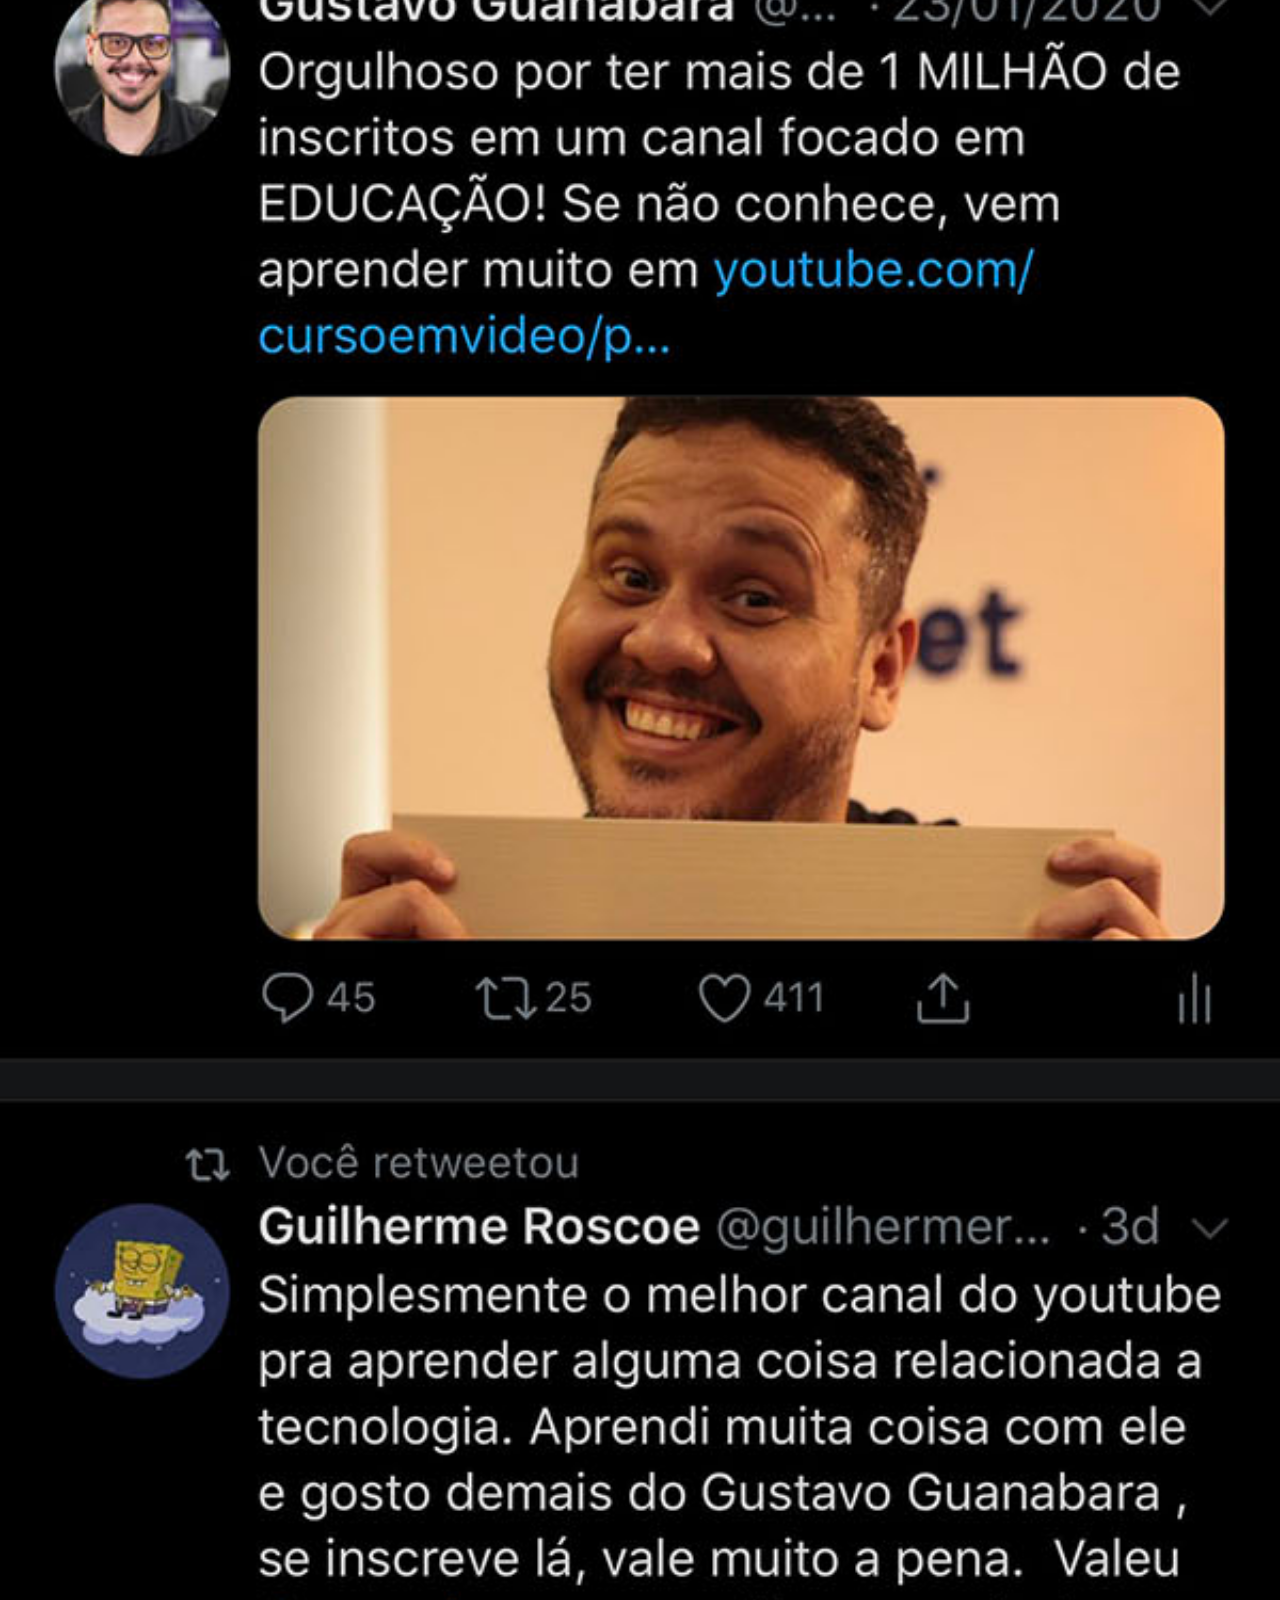
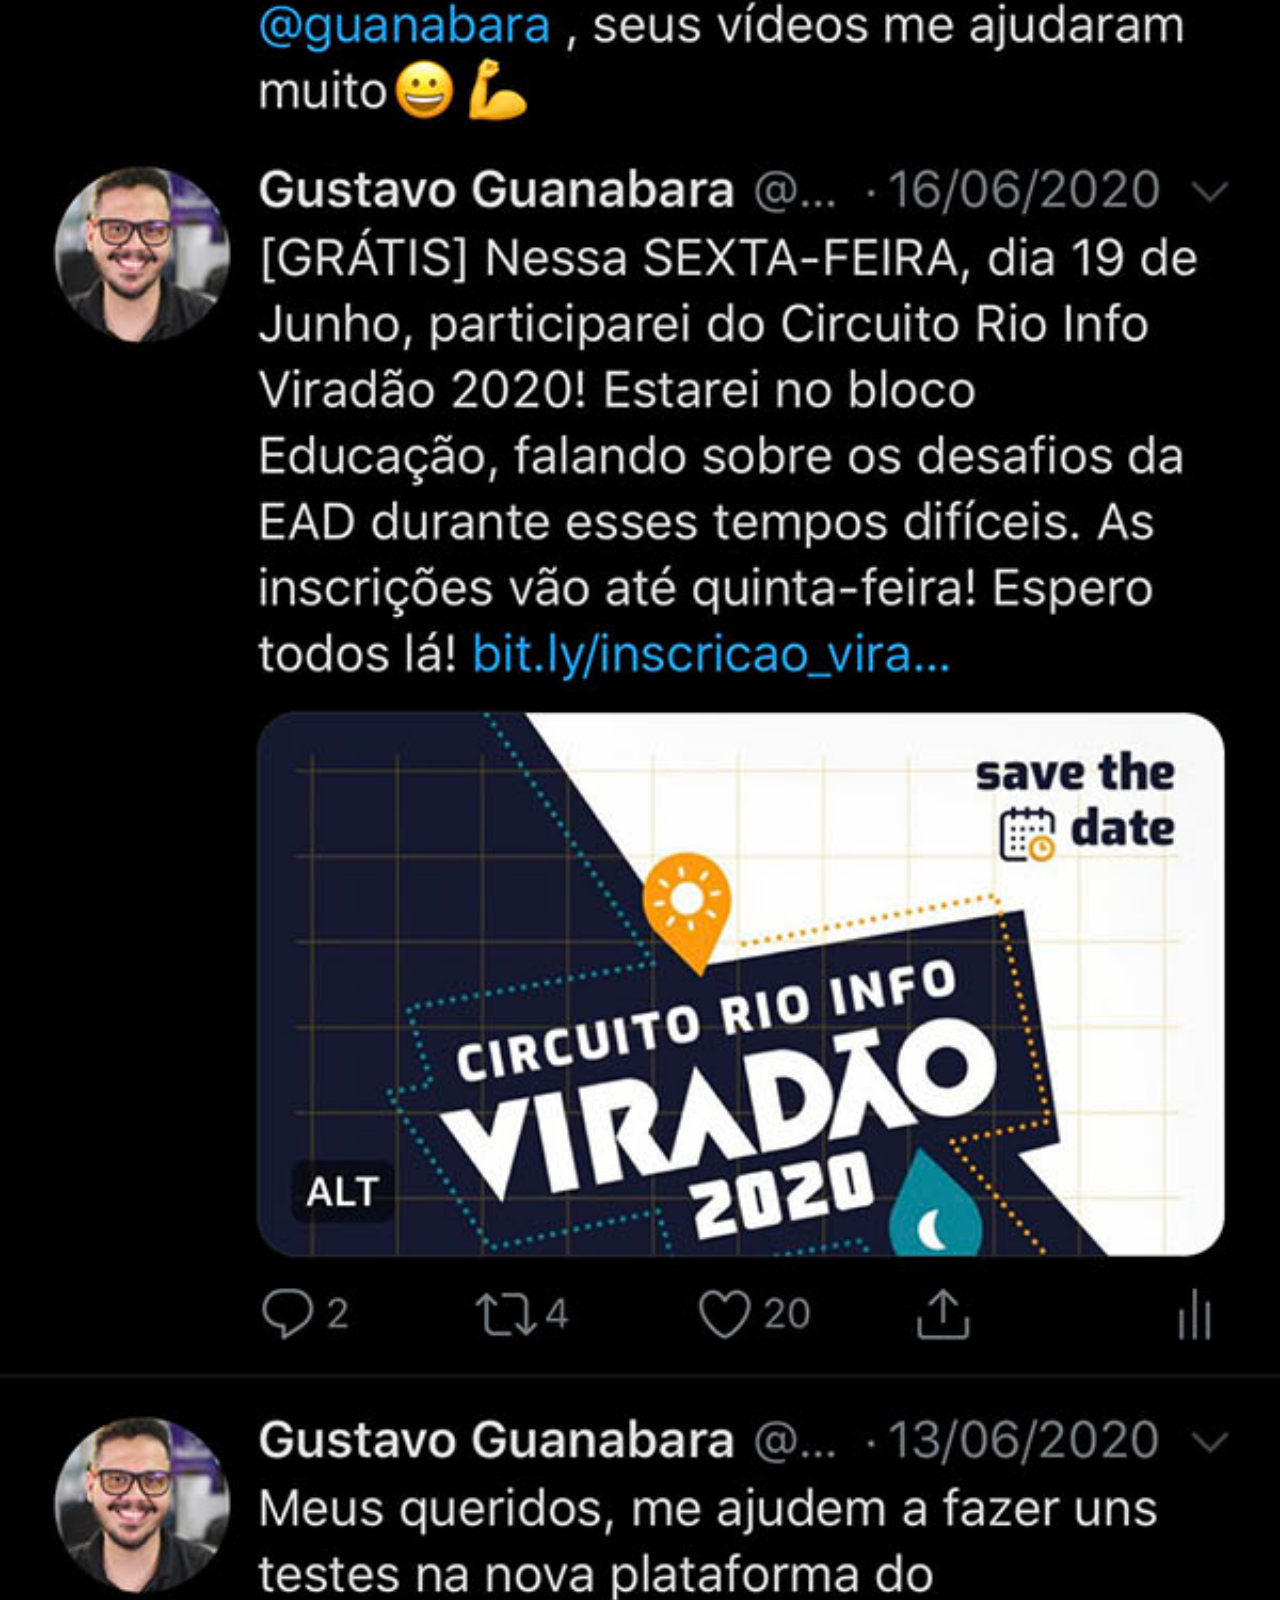
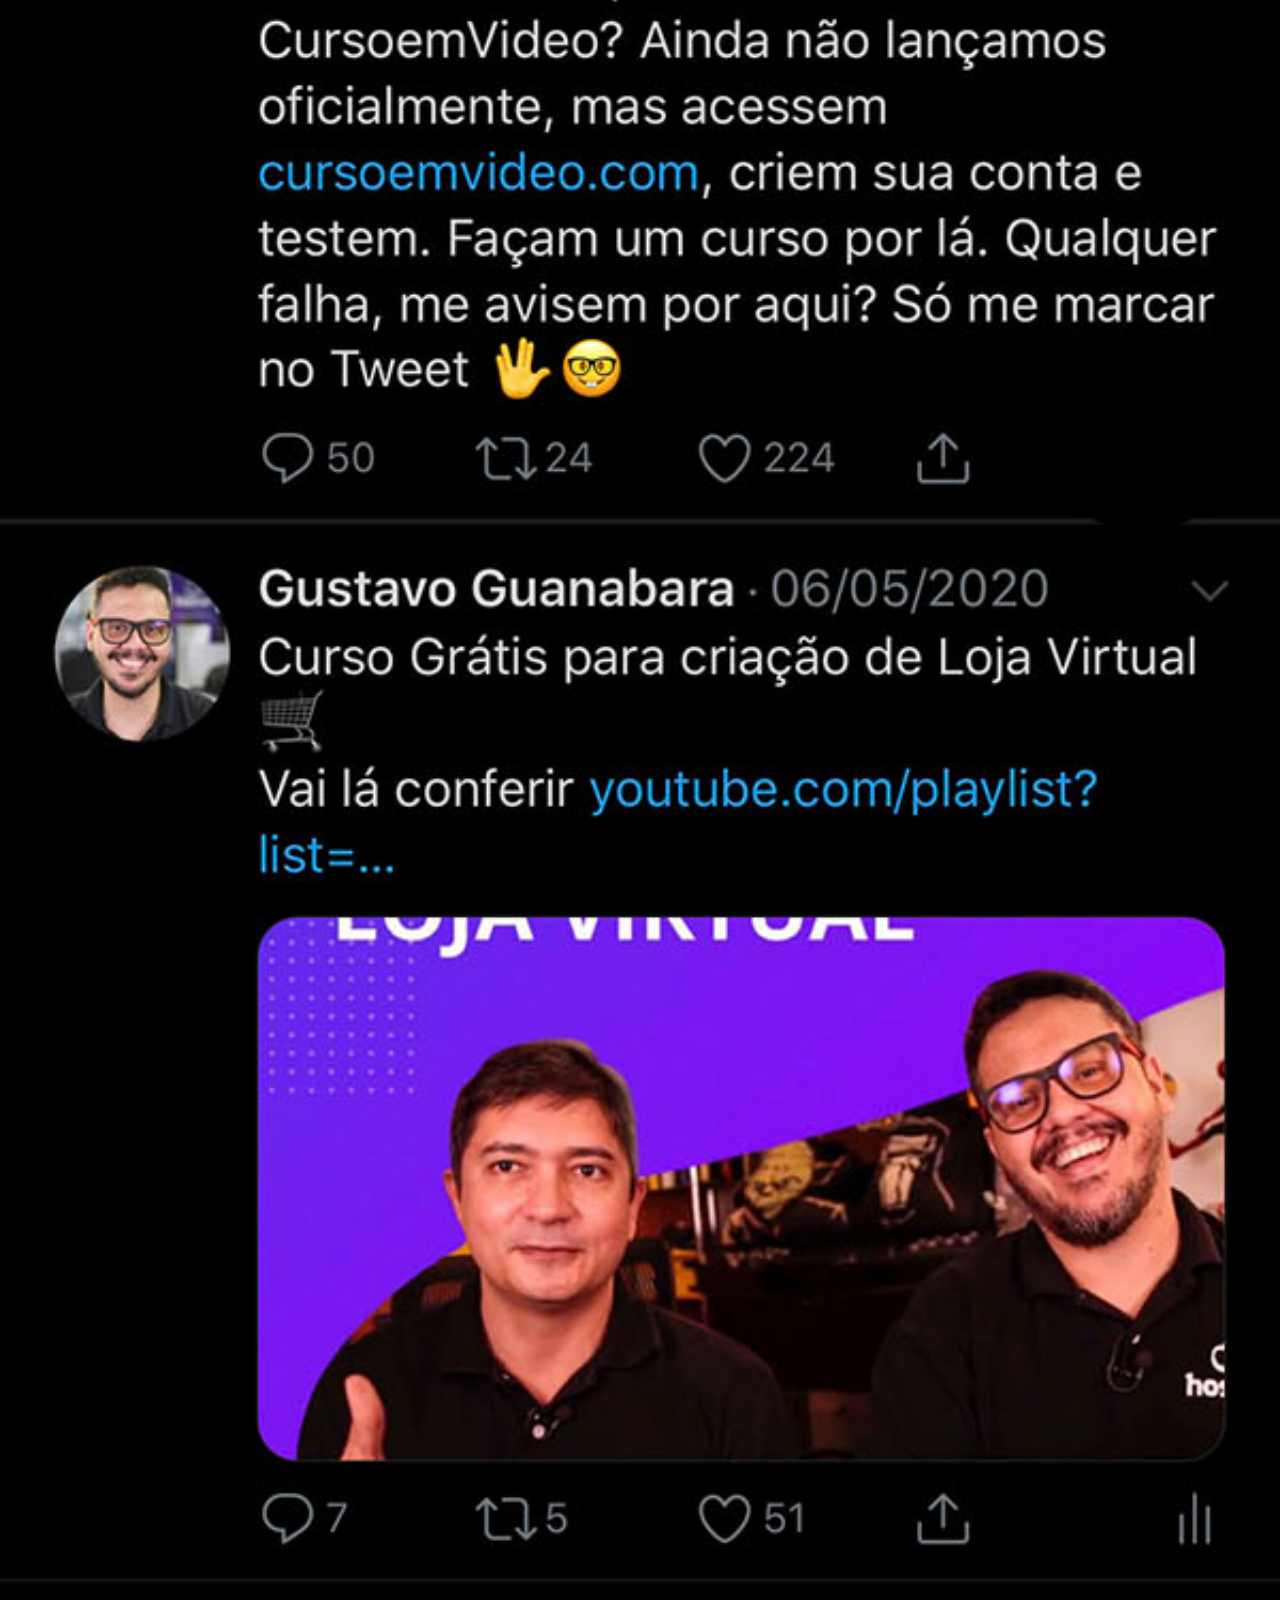
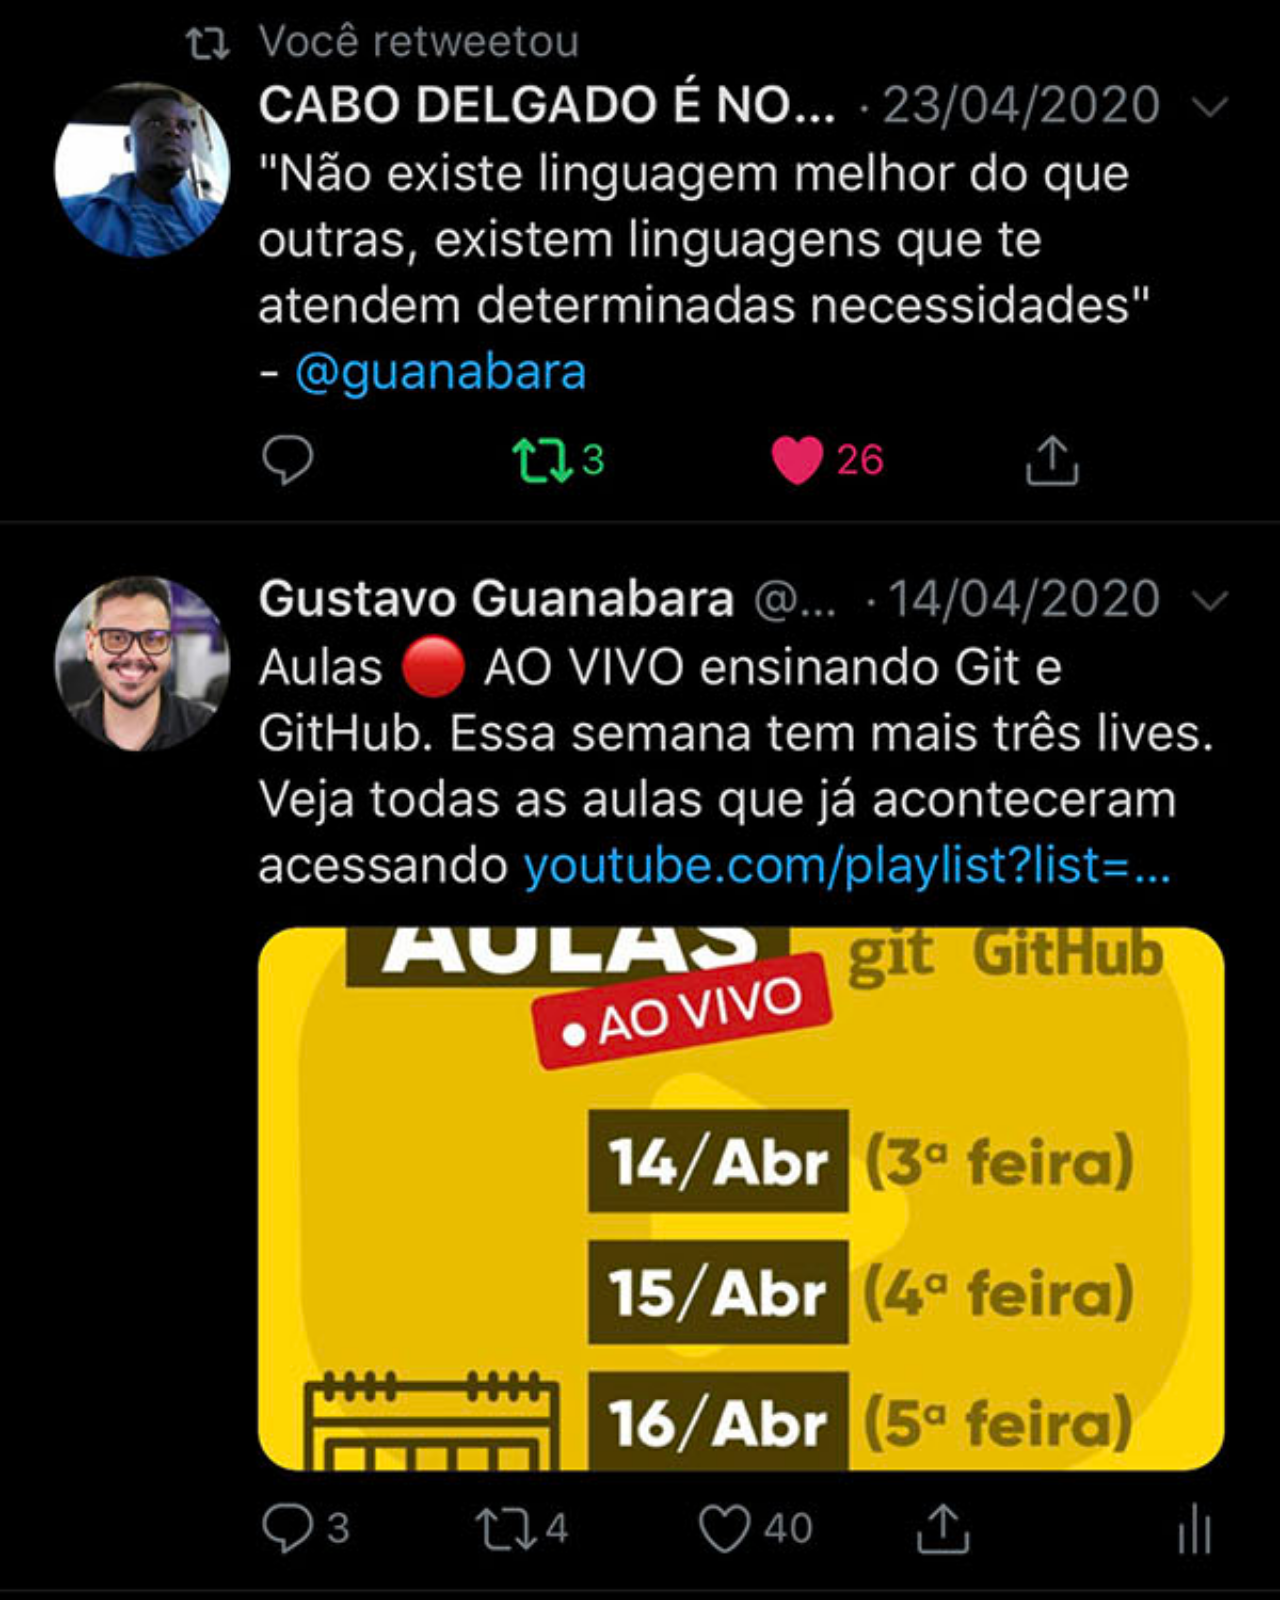
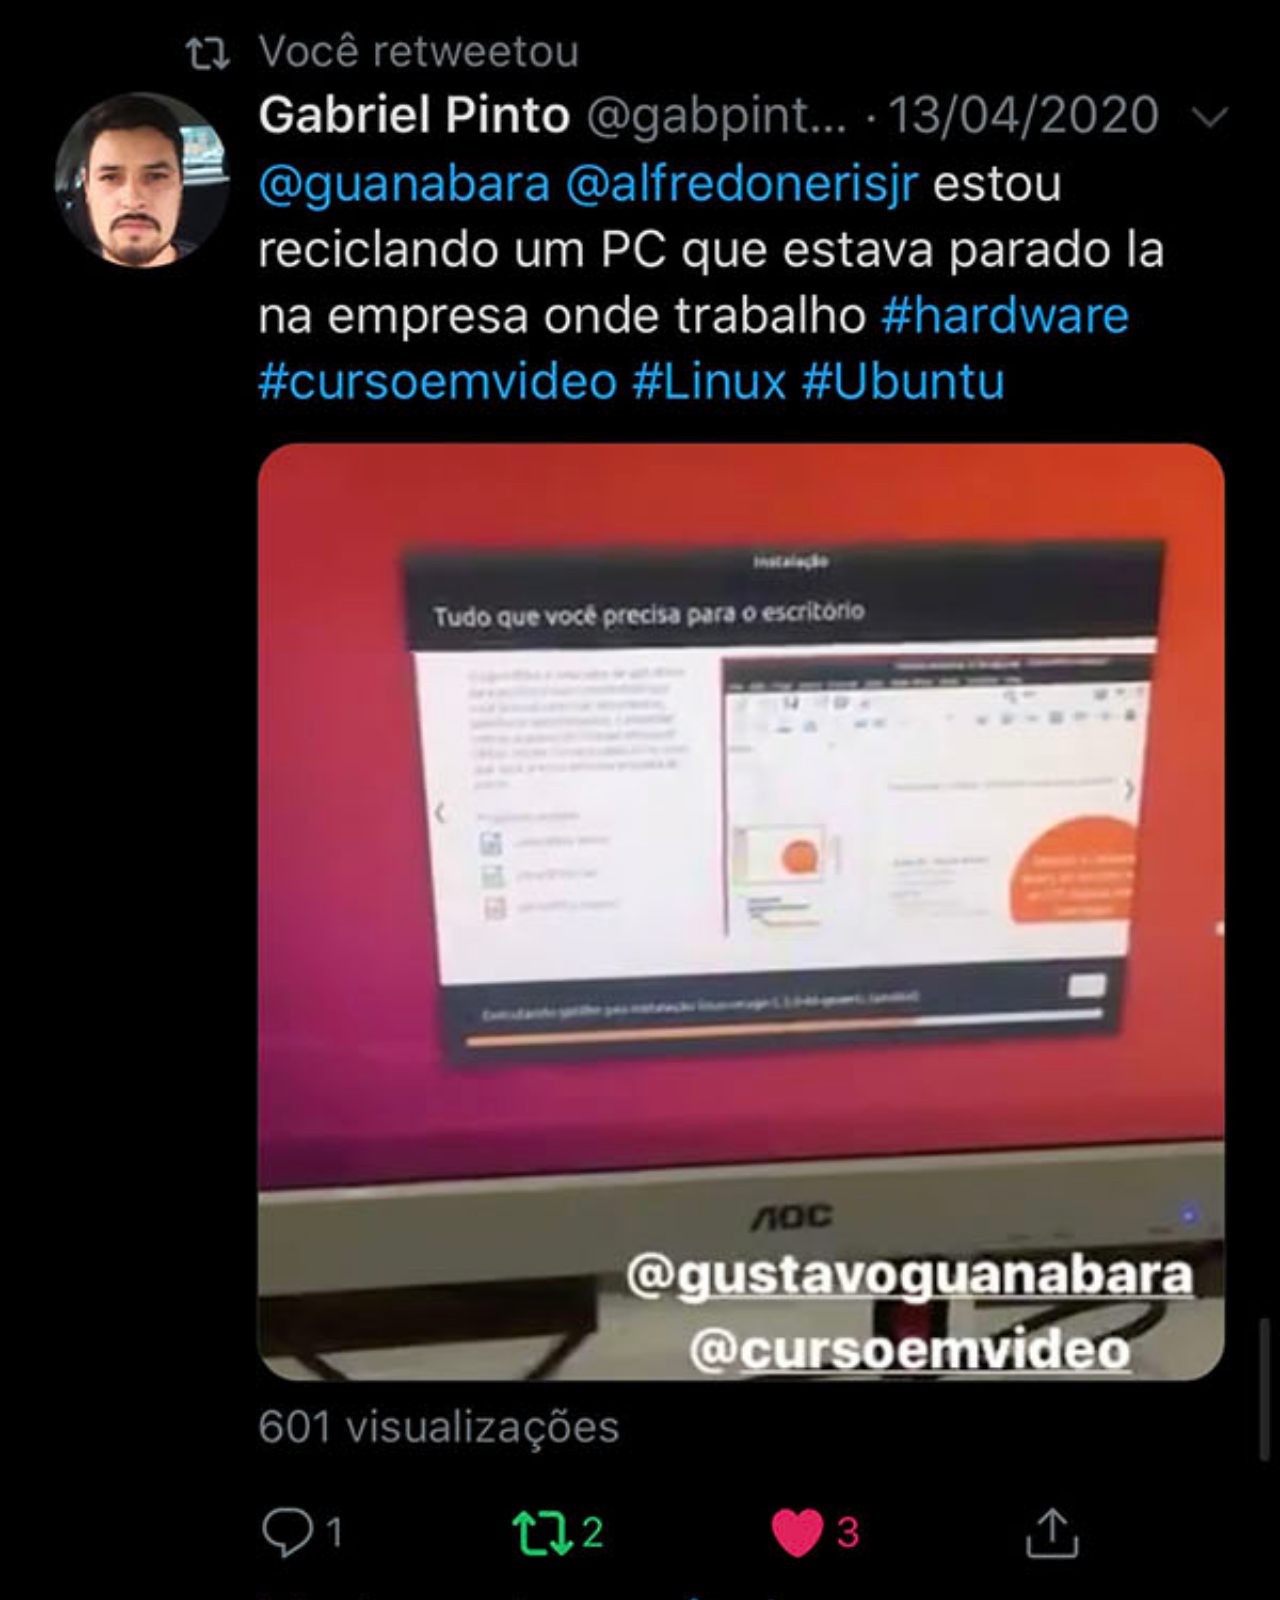
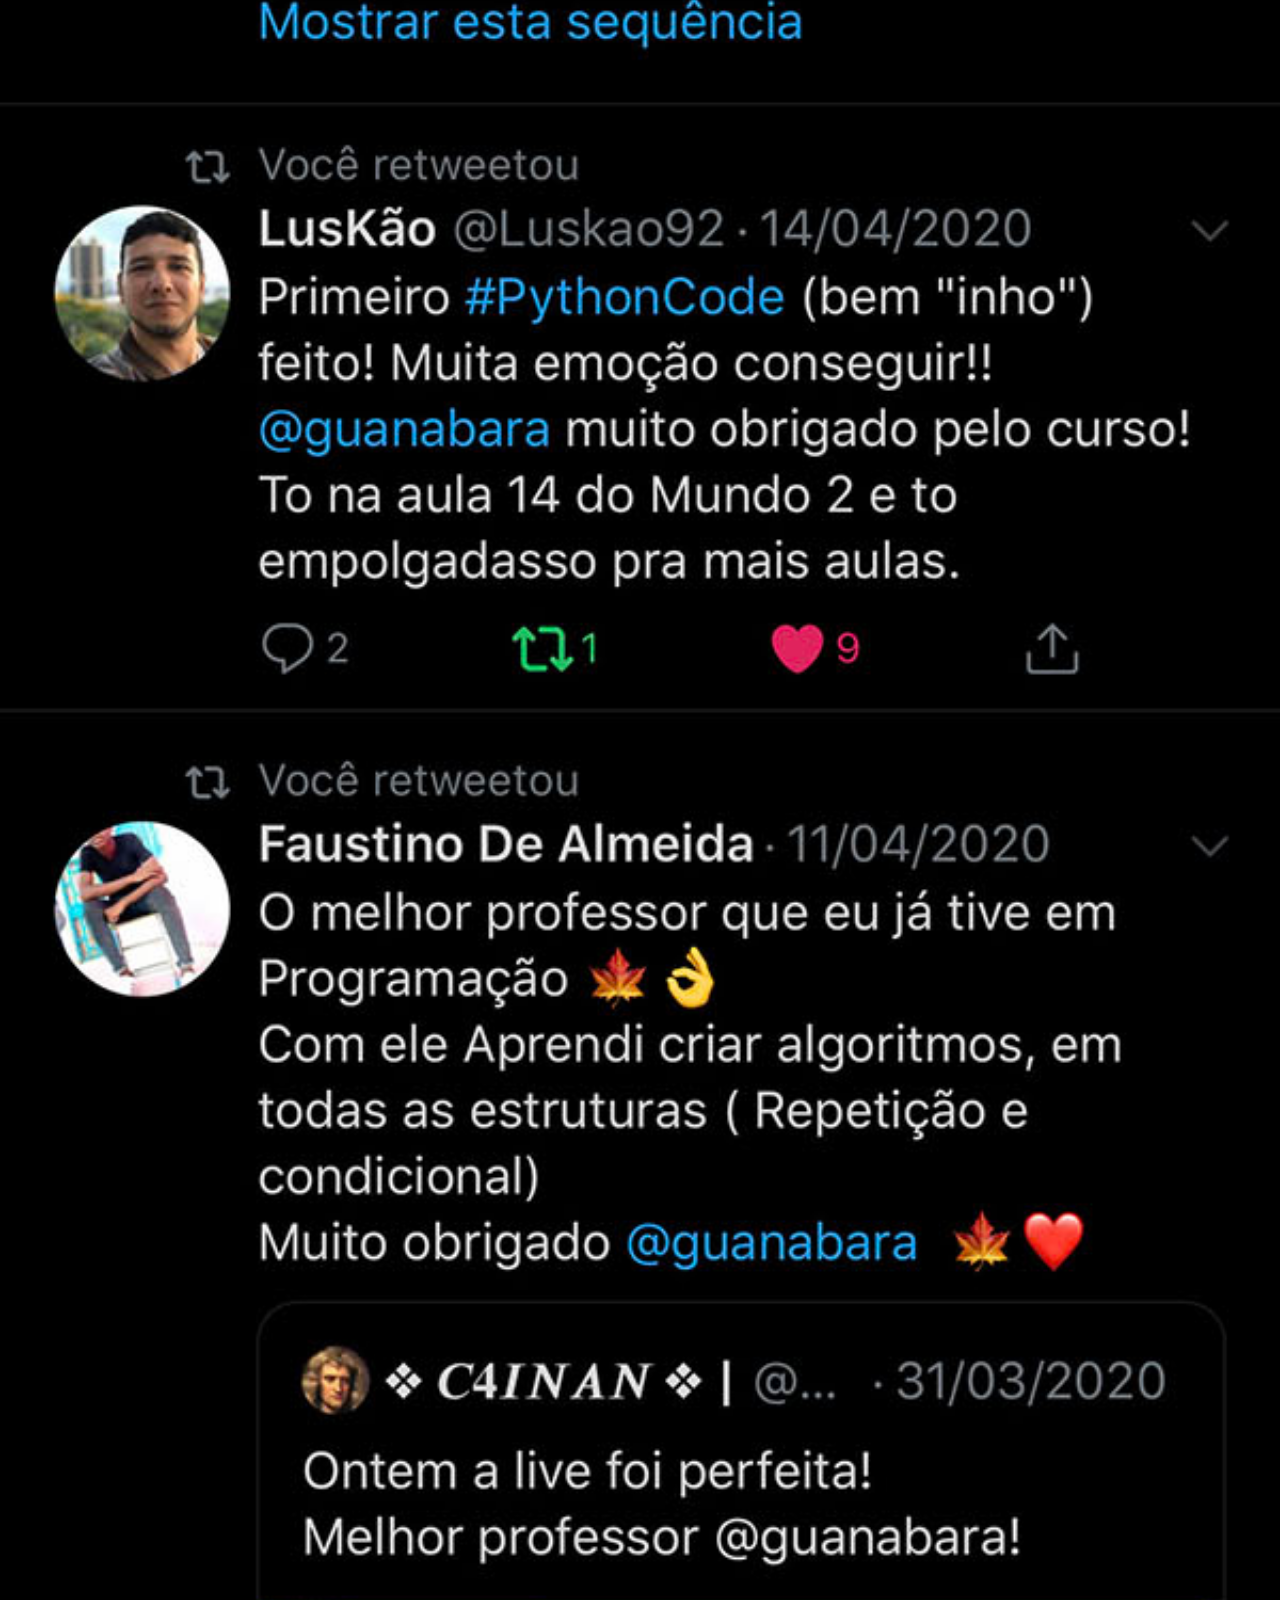
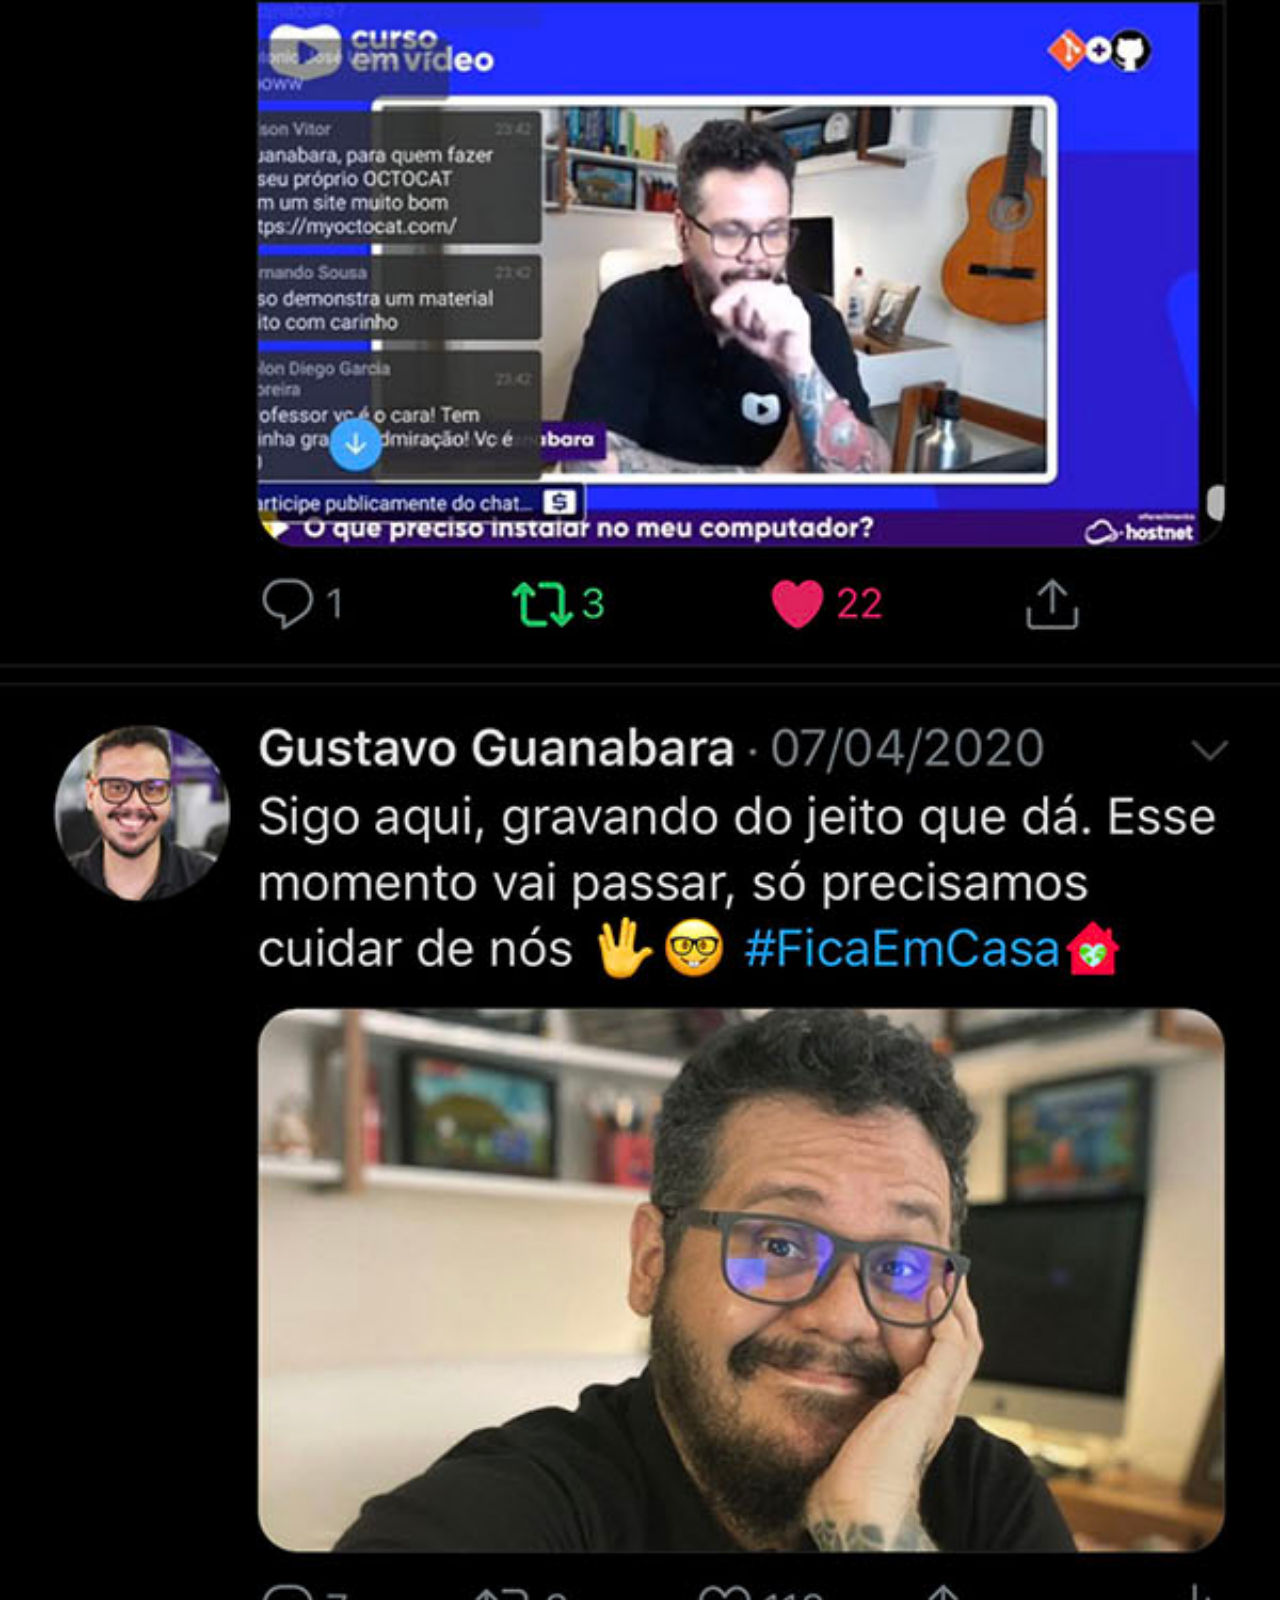
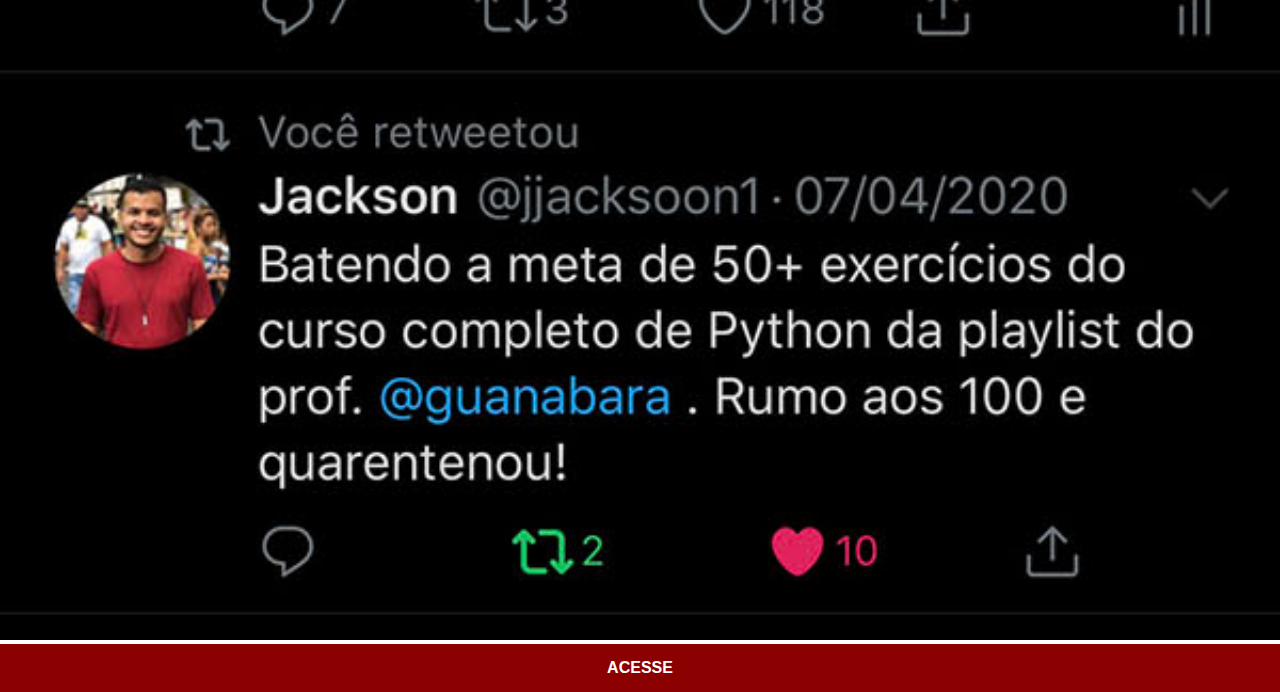
<file: twiter.html>
<!DOCTYPE html>
<html lang="pt-br">
<head>
    <meta charset="UTF-8">
    <meta name="viewport" content="width=device-width, initial-scale=1.0">
    <title>Twitter</title>
    <link rel="stylesheet" href="estilos/social.css">
</head>
<body>
    <img src="imagens/tela-twitter.jpg" alt="Twitter">
    <a href="https://twitter.com/cassiofelippi" target="_blank">ACESSE</a>
</body>
</html>
</file>
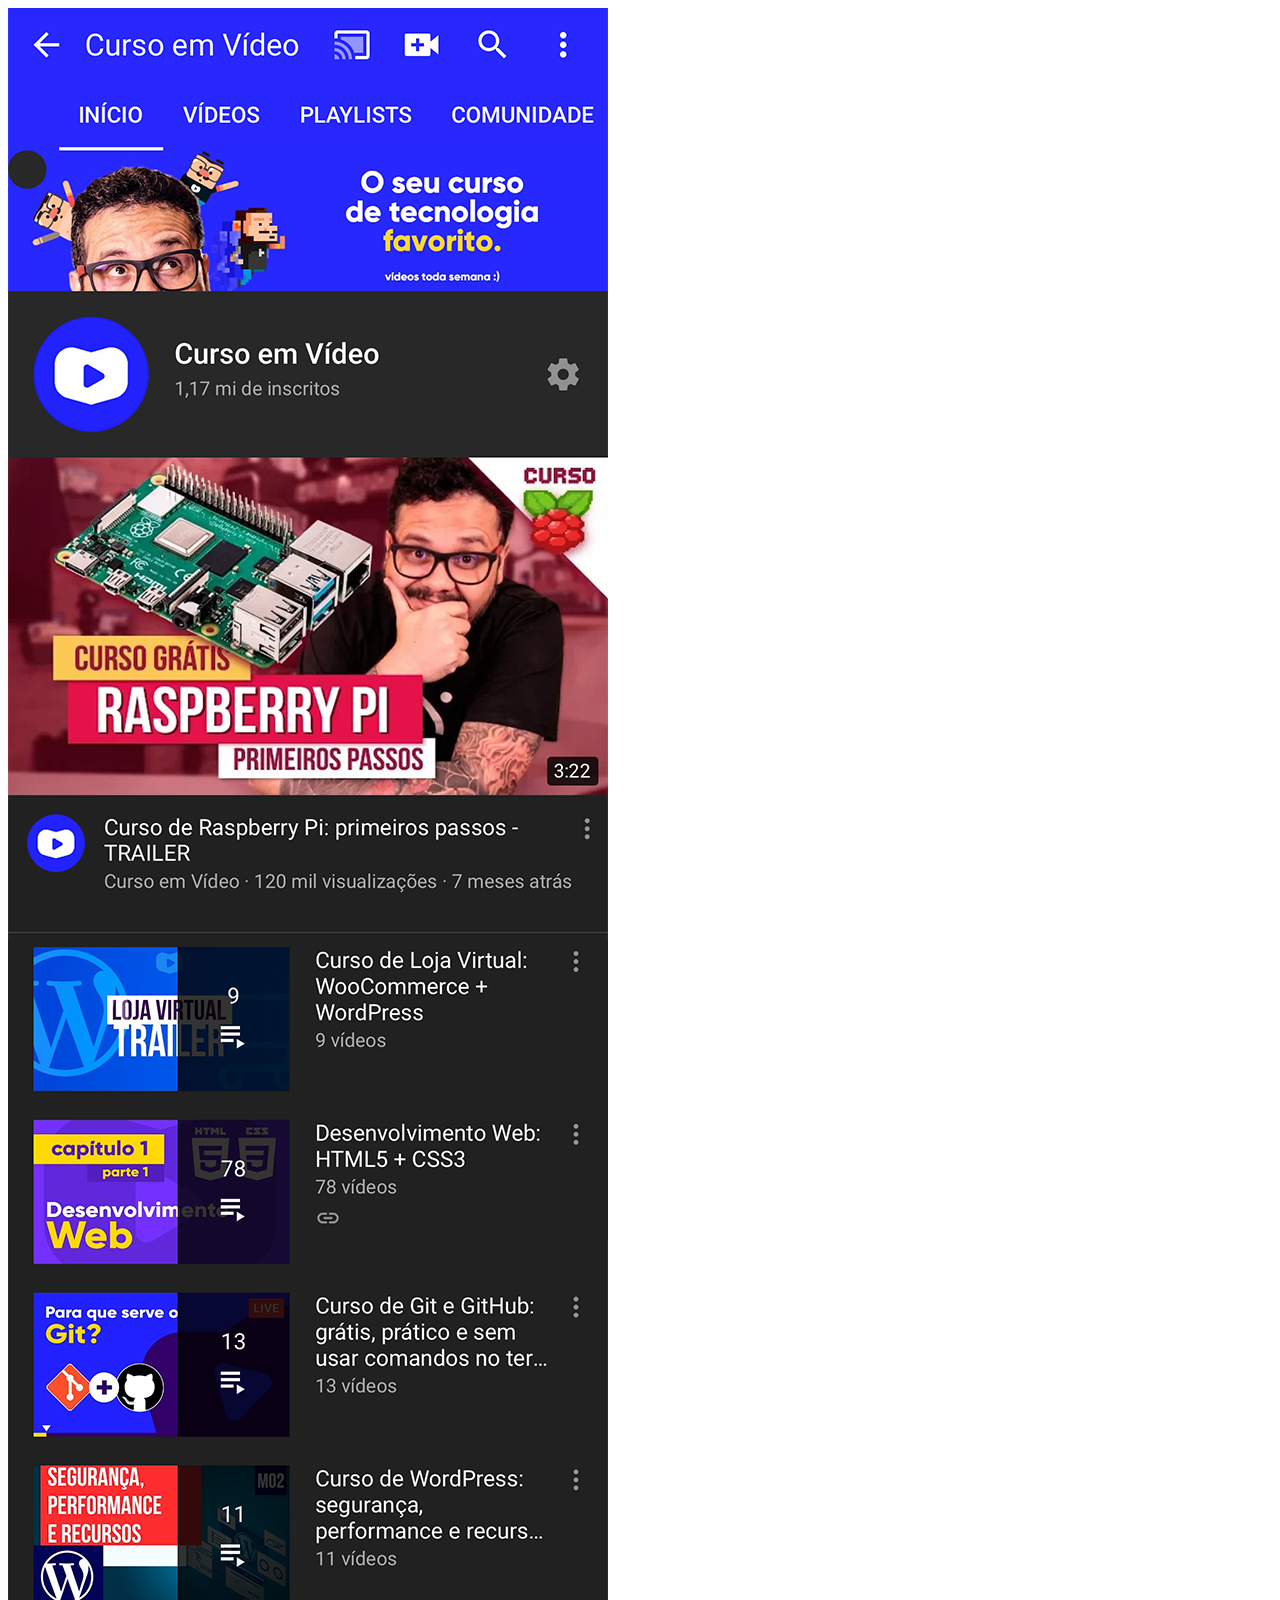
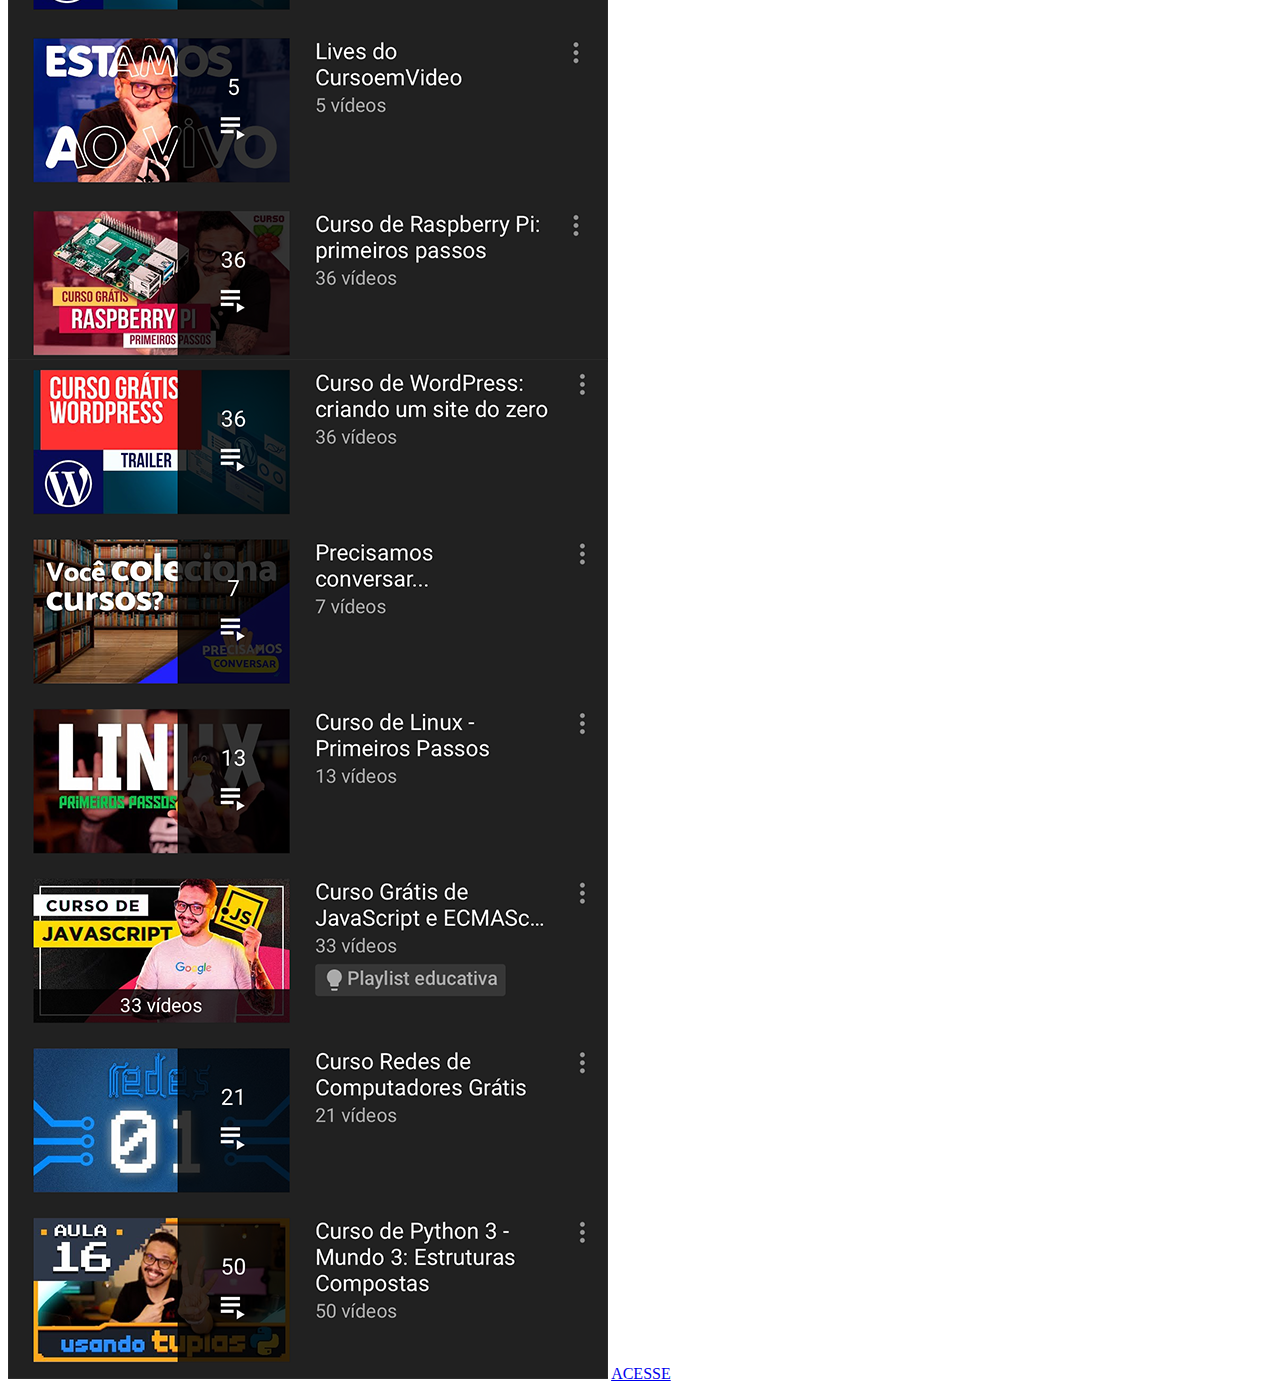
<file: youtube.html>
<!DOCTYPE html>
<html lang="pt-br">
<head>
    <meta charset="UTF-8">
    <meta name="viewport" content="width=device-width, initial-scale=1.0">
    <title>YouTube</title>
    <style>
        *{

        }
        
        img {

        }

        a {

        }
    </style>
</head>
<body>
    <img src="imagens/tela-youtube.png" alt="">
    <a href="https://www.youtube.com/c/CursoemV%C3%ADdeo/playlists" target="_blank">ACESSE</a>
</body>
</html>
</file>
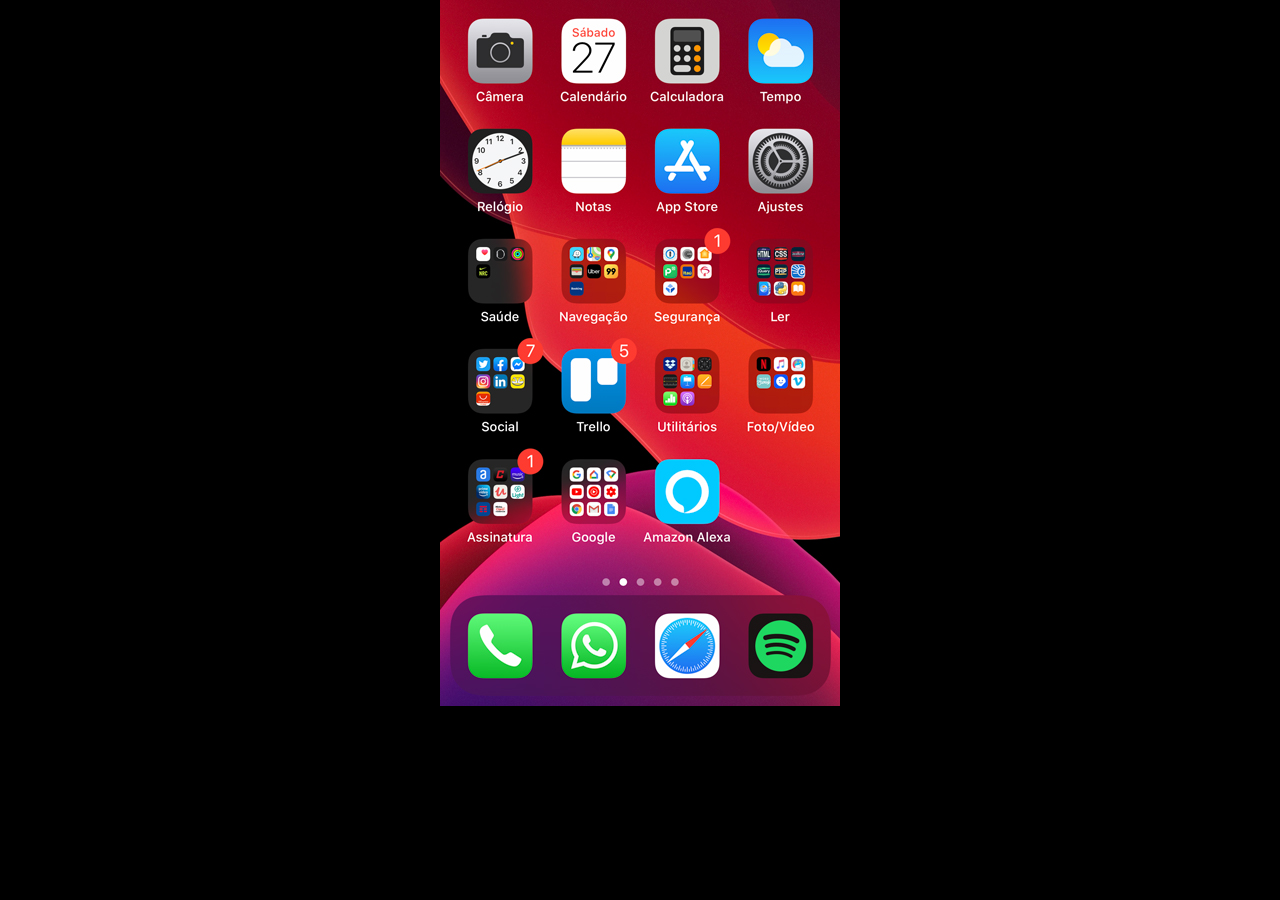
<file: estilos/home.html>
<!DOCTYPE html>
<html lang="pt-br">
<head>
    <meta charset="UTF-8">
    <meta name="viewport" content="width=device-width, initial-scale=1.0">
    <title>Home</title>
    <style>
        * {
            margin: 0px;
            padding: 0px;
        }

        body {
            width: 100vw;
            height: 100vh;
            background: black url('../imagens/tela-home.jpg') no-repeat top center; 
        }
    </style>
</head>
<body>
    
</body>
</html>
</file>
<file: estilos/style.css>
@charset "UFT-8";

* {
    margin: 0px;
    padding: 0px;
    font-family: Arial, Helvetica, sans-serif;
}

html, body {
    height: 100vh;
    width: 100vw;
    background-color: black;
}

body {
    background: url('../imagens/fundo-madeira.jpg') no-repeat top center;
    background-size: cover;
    background-attachment: fixed;
}

main {
    position: relative;
    height: 100vh;
}
section#telefone {
    position: absolute;
    top: 50%;
    left: 50%;
    transform: translate( -50%, -50% );

    height: 625px;
    width: 310px;
    background: url('../imagens/frame-iphone.png') no-repeat;
}

iframe#tela {
    position: relative;
    top: 80px;
    left: 23px;
    width: 269px;
    height: 471px;
}

section#redes-sociais {
    text-align: right;
}

section#redes-sociais img {
    width: 50px;
    margin: 10px;
    border-radius: 50%;
    box-shadow: 3px 3px 5px rgba(0, 0, 0, 0.400);
    box-sizing: border-box;
}

section#redes-sociais img:hover {
    border: 2px solid rgba(255, 255, 255, 0.945);
    transform: translate(-5px, -5px);
    box-shadow: 5px 5px 10px black;
    transition: transform 1s;
}
</file>
<file: estilos/social.css>
@charset "UTF-8";
*{
    margin: 0px;
    padding: 0px;
    font-family: Arial, Helvetica, sans-serif;
}

::-webkit-scrollbar {
    width: 0px;
    height: 0px;
}

img {
    width: 100vw;
}

a {
    display: block;
    background-color: darkred;
    color: white;
    padding: 15px;
    text-align: center;
    font-weight: bolder;
    text-decoration: none;
}

a:hover {
    background-color: red;
}
</file>
